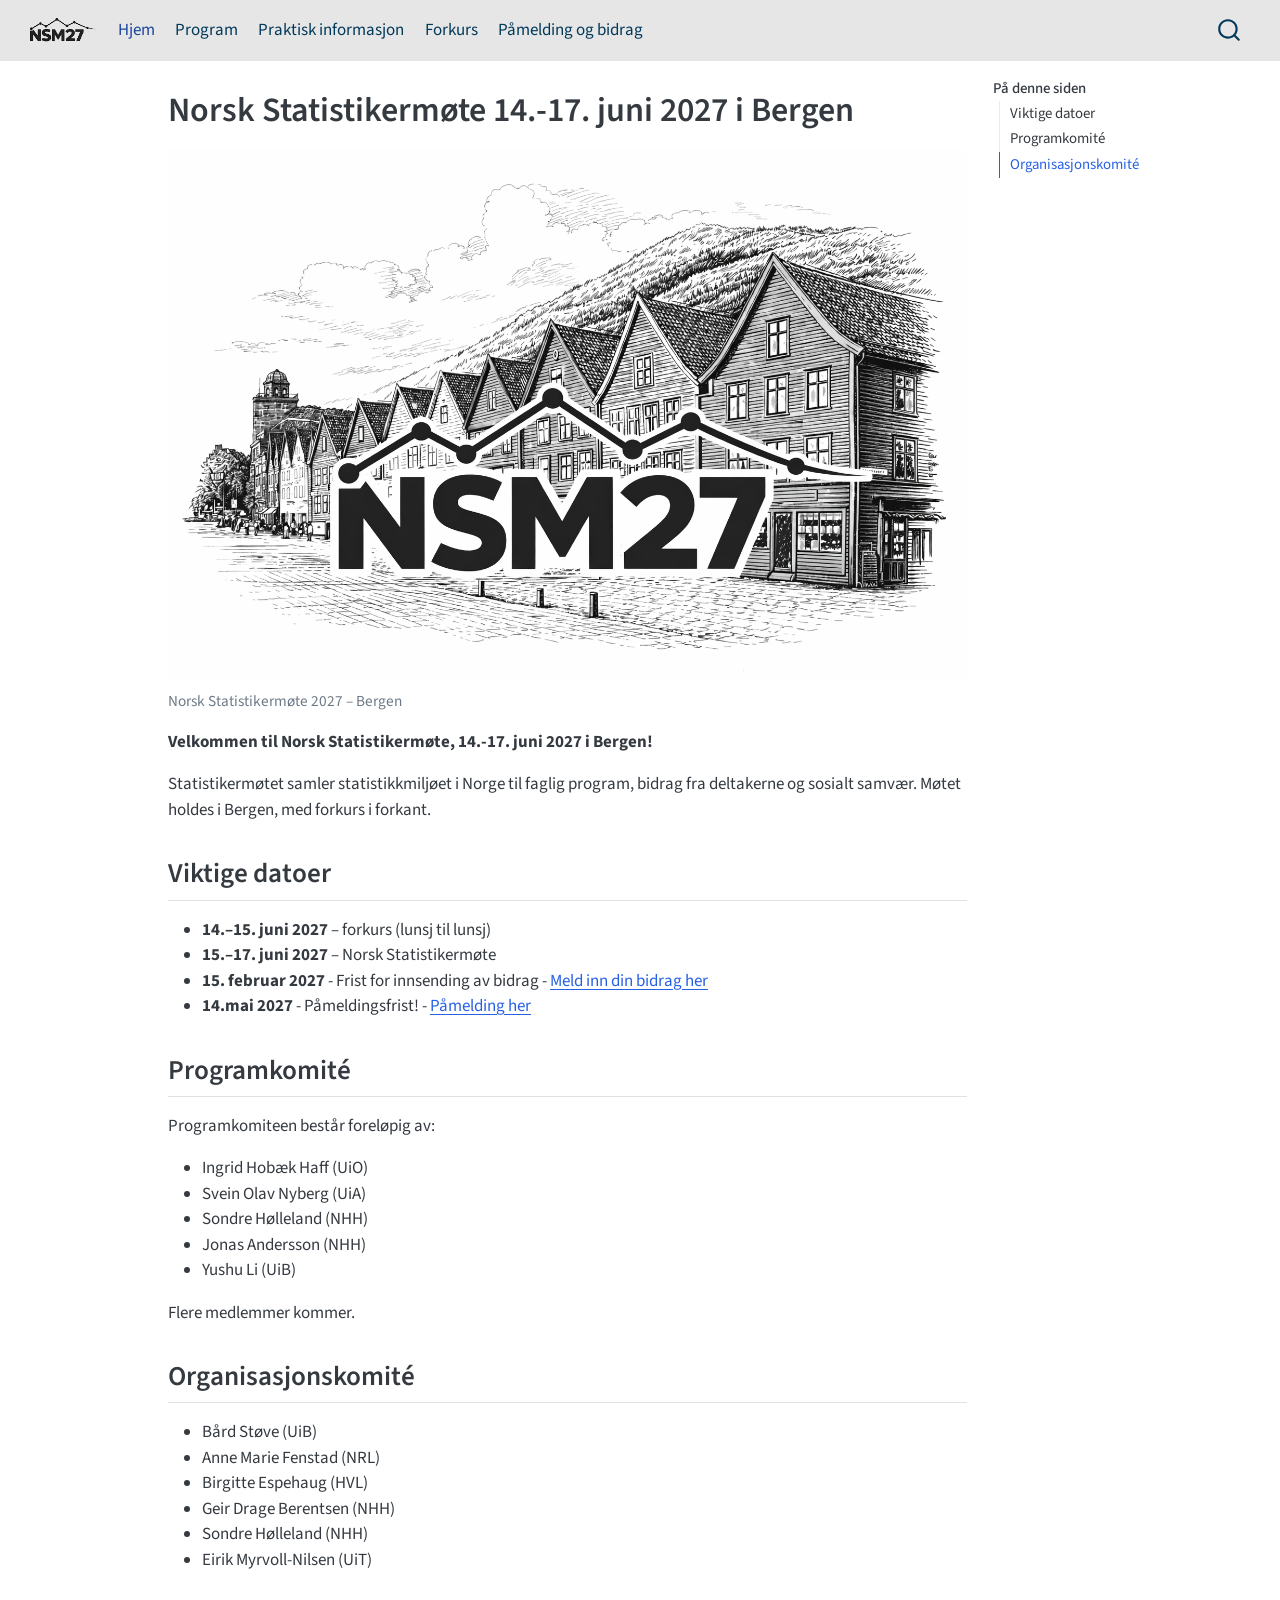
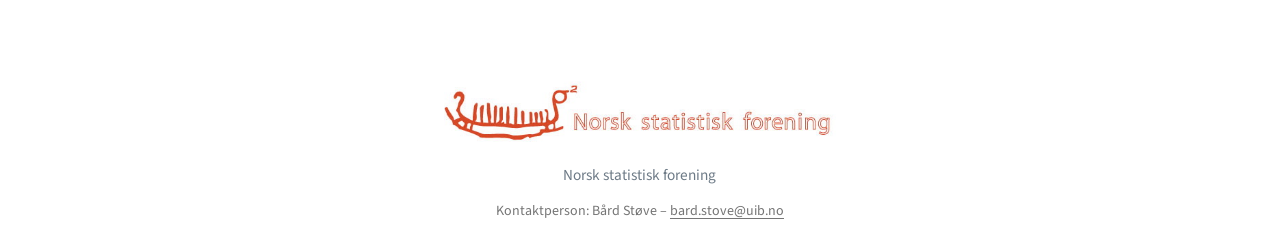
<file: docs 2/index.html>
<!DOCTYPE html>
<html xmlns="http://www.w3.org/1999/xhtml" lang="nb" xml:lang="nb"><head>

<meta charset="utf-8">
<meta name="generator" content="quarto-1.11.9">

<meta name="viewport" content="width=device-width, initial-scale=1.0, user-scalable=yes">


<title>Norsk Statistikermøte 14.-17. juni 2027 i Bergen – NSM27</title>
<style>
/* Default styles provided by pandoc.
** See https://pandoc.org/MANUAL.html#variables-for-html for config info.
*/
span.smallcaps{font-variant: small-caps;}
div.columns{display: flex; gap: 1.5em;}
div.column{flex: auto;}
@media screen {
div.columns{gap: min(4vw, 1.5em);}
div.column{overflow-x: auto;}
}
div.hanging-indent{margin-left: 1.5em; text-indent: -1.5em;}
ul.task-list{list-style: none;}
ul.task-list li input[type="checkbox"] {
  width: 0.8em;
  margin: 0 0.8em 0.2em -1em; /* quarto-specific, see https://github.com/quarto-dev/quarto-cli/issues/4556 */ 
  vertical-align: middle;
}
</style>


<script src="site_libs/quarto-nav/quarto-nav.js"></script>
<script src="site_libs/quarto-nav/headroom.min.js"></script>
<script src="site_libs/clipboard/clipboard.min.js"></script>
<script src="site_libs/quarto-search/autocomplete.umd.js"></script>
<script src="site_libs/quarto-search/fuse.min.js"></script>
<script src="site_libs/quarto-search/quarto-search.js"></script>
<meta name="quarto:offset" content="./">
<link href="./images/nsm27.png" rel="icon" type="image/png">
<script src="site_libs/quarto-html/quarto.js" type="module"></script>
<script src="site_libs/quarto-html/tabsets/tabsets.js" type="module"></script>
<script src="site_libs/quarto-html/scrollable-regions/scrollable-regions.js" type="module"></script>
<script src="site_libs/quarto-html/popper.min.js"></script>
<script src="site_libs/quarto-html/tippy.umd.min.js"></script>
<script src="site_libs/quarto-html/anchor.min.js"></script>
<link href="site_libs/quarto-html/tippy.css" rel="stylesheet">
<link href="site_libs/quarto-html/quarto-syntax-highlighting-63b5708e65d6cd79cd7618c58d0c21e7.css" rel="stylesheet" id="quarto-text-highlighting-styles">
<script src="site_libs/bootstrap/bootstrap.min.js"></script>
<link href="site_libs/bootstrap/bootstrap-icons.css" rel="stylesheet">
<link href="site_libs/bootstrap/bootstrap-44c6f05203b3b8b304439d93b7720b73.min.css" rel="stylesheet" append-hash="true" id="quarto-bootstrap" data-mode="light">
<script id="quarto-search-options" type="application/json">{
  "location": "navbar",
  "copy-button": false,
  "collapse-after": 3,
  "panel-placement": "end",
  "type": "overlay",
  "limit": 50,
  "keyboard-shortcut": [
    "f",
    "/",
    "s"
  ],
  "show-item-context": false,
  "language": {
    "search-no-results-text": "Ingen resultater",
    "search-matching-documents-text": "Samsvarende dokumenter",
    "search-copy-link-title": "Kopier link for å søke",
    "search-hide-matches-text": "Skjul ytterlige resultater",
    "search-more-match-text": "annet resultat i dette dokumentet",
    "search-more-matches-text": "andre resultater i dette dokumentet",
    "search-clear-button-title": "Tøm",
    "search-text-placeholder": "",
    "search-detached-cancel-button-title": "Avbryt",
    "search-submit-button-title": "Send inn",
    "search-label": "Søk"
  }
}</script>


</head>

<body class="nav-fixed quarto-light"><a id="quarto-skip-link" class="visually-hidden-focusable" href="#quarto-document-content">Skip to main content</a>

<div id="quarto-search-results"></div>
  <header id="quarto-header" class="headroom fixed-top">
    <nav class="navbar navbar-expand-lg " data-bs-theme="dark" aria-label="Nettsted">
      <div class="navbar-container container-fluid">
      <div class="navbar-brand-container mx-auto">
    <a href="./index.html" class="navbar-brand navbar-brand-logo">
    <img src="./images/nsm27.png" alt="" class="navbar-logo light-content">
    <img src="./images/nsm27.png" alt="" class="navbar-logo dark-content">
    </a>
  </div>
          <button class="navbar-toggler" type="button" data-bs-toggle="collapse" data-bs-target="#navbarCollapse" aria-controls="navbarCollapse" aria-expanded="false" aria-label="Slå på navigering" onclick="if (window.quartoToggleHeadroom) { window.quartoToggleHeadroom(); }">
  <span class="navbar-toggler-icon"></span>
</button>
          <div class="collapse navbar-collapse" id="navbarCollapse">
            <ul class="navbar-nav navbar-nav-scroll me-auto">
  <li class="nav-item">
    <a class="nav-link active" href="./index.html" aria-current="page"> 
<span class="menu-text">Hjem</span></a>
  </li>  
  <li class="nav-item">
    <a class="nav-link" href="./program.html"> 
<span class="menu-text">Program</span></a>
  </li>  
  <li class="nav-item">
    <a class="nav-link" href="./praktisk_info.html"> 
<span class="menu-text">Praktisk informasjon</span></a>
  </li>  
  <li class="nav-item">
    <a class="nav-link" href="./forkurs.html"> 
<span class="menu-text">Forkurs</span></a>
  </li>  
  <li class="nav-item">
    <a class="nav-link" href="./paamelding.html"> 
<span class="menu-text">Påmelding og bidrag</span></a>
  </li>  
</ul>
          </div> <!-- /navcollapse -->
            <div class="quarto-navbar-tools">
</div>
            <div id="quarto-search" class="" title="Søk"></div>
      </div> <!-- /container-fluid -->
    </nav>
</header>
<!-- content -->
<div id="quarto-content" class="quarto-container page-columns page-rows-contents page-layout-article page-navbar">
<!-- sidebar -->
<!-- margin-sidebar -->
    <div id="quarto-margin-sidebar" class="sidebar margin-sidebar">
        <nav id="TOC" role="doc-toc" aria-labelledby="toc-title" class="toc-active">
    <h2 id="toc-title">På denne siden</h2>
   
  <ul>
  <li><a href="#viktige-datoer" id="toc-viktige-datoer" class="nav-link active" data-scroll-target="#viktige-datoer">Viktige datoer</a></li>
  <li><a href="#programkomité" id="toc-programkomité" class="nav-link" data-scroll-target="#programkomité">Programkomité</a></li>
  <li><a href="#organisasjonskomité" id="toc-organisasjonskomité" class="nav-link" data-scroll-target="#organisasjonskomité">Organisasjonskomité</a></li>
  </ul>
</nav>
    </div>
<!-- main -->
<main class="content" id="quarto-document-content" tabindex="-1">

<header id="title-block-header" class="quarto-title-block default">
<div class="quarto-title">
<h1 class="title">Norsk Statistikermøte 14.-17. juni 2027 i Bergen</h1>
</div>



<div class="quarto-title-meta">

    
  
    
  </div>
  


</header>


<div class="quarto-figure quarto-figure-center">
<figure class="figure">
<p><img src="images/nsm27_gray.png" class="img-fluid figure-img" style="width:100.0%"></p>
<figcaption>Norsk Statistikermøte 2027 – Bergen</figcaption>
</figure>
</div>
<p><strong>Velkommen til Norsk Statistikermøte, 14.-17. juni 2027 i Bergen!</strong></p>
<p>Statistikermøtet samler statistikkmiljøet i Norge til faglig program, bidrag fra deltakerne og sosialt samvær. Møtet holdes i Bergen, med forkurs i forkant.</p>
<section id="viktige-datoer" class="level2">
<h2 class="anchored" data-anchor-id="viktige-datoer">Viktige datoer</h2>
<ul>
<li><strong>14.–15. juni 2027</strong> – forkurs (lunsj til lunsj)</li>
<li><strong>15.–17. juni 2027</strong> – Norsk Statistikermøte</li>
<li><strong>15. februar 2027</strong> - Frist for innsending av bidrag - <a href="https://holleland.github.io/NSM27/paamelding.html#abstract-og-bidrag">Meld inn din bidrag her</a></li>
<li><strong>14.mai 2027</strong> - Påmeldingsfrist! - <a href="https://holleland.github.io/NSM27/paamelding.html#påmelding">Påmelding her</a></li>
</ul>
</section>
<section id="programkomité" class="level2">
<h2 class="anchored" data-anchor-id="programkomité">Programkomité</h2>
<p>Programkomiteen består foreløpig av:</p>
<ul>
<li>Ingrid Hobæk Haff (UiO)</li>
<li>Svein Olav Nyberg (UiA)</li>
<li>Sondre Hølleland (NHH)</li>
<li>Jonas Andersson (NHH)</li>
<li>Yushu Li (UiB)</li>
</ul>
<p>Flere medlemmer kommer.</p>
</section>
<section id="organisasjonskomité" class="level2">
<h2 class="anchored" data-anchor-id="organisasjonskomité">Organisasjonskomité</h2>
<ul>
<li>Bård Støve (UiB)</li>
<li>Anne Marie Fenstad (NRL)</li>
<li>Birgitte Espehaug (HVL)</li>
<li>Geir Drage Berentsen (NHH)</li>
<li>Sondre Hølleland (NHH)</li>
<li>Eirik Myrvoll-Nilsen (UiT)</li>
</ul>


</section>

</main> <!-- /main -->
<script id="quarto-html-after-body" type="application/javascript">
  window.document.addEventListener("DOMContentLoaded", function (event) {
    const icon = "";
    const anchorJS = new window.AnchorJS();
    anchorJS.options = {
      placement: 'right',
      icon: icon
    };
    anchorJS.add('.anchored');
    const isCodeAnnotation = (el) => {
      for (const clz of el.classList) {
        if (clz.startsWith('code-annotation-')) {                     
          return true;
        }
      }
      return false;
    }
    const onCopySuccess = function(e) {
      // button target
      const button = e.trigger;
      // don't keep focus
      button.blur();
      // flash "checked"
      button.classList.add('code-copy-button-checked');
      var currentTitle = button.getAttribute("title");
      button.setAttribute("title", "Kopiert!");
      let tooltip;
      if (window.bootstrap) {
        button.setAttribute("data-bs-toggle", "tooltip");
        button.setAttribute("data-bs-placement", "left");
        button.setAttribute("data-bs-title", "Kopiert!");
        tooltip = new bootstrap.Tooltip(button, 
          { trigger: "manual", 
            customClass: "code-copy-button-tooltip",
            offset: [0, -8]});
        tooltip.show();    
      }
      setTimeout(function() {
        if (tooltip) {
          tooltip.hide();
          button.removeAttribute("data-bs-title");
          button.removeAttribute("data-bs-toggle");
          button.removeAttribute("data-bs-placement");
        }
        button.setAttribute("title", currentTitle);
        button.classList.remove('code-copy-button-checked');
      }, 1000);
      // clear code selection
      e.clearSelection();
    }
    const getTextToCopy = function(trigger) {
      const outerScaffold = trigger.parentElement.cloneNode(true);
      const codeEl = outerScaffold.querySelector('code');
      for (const childEl of codeEl.children) {
        if (isCodeAnnotation(childEl)) {
          childEl.remove();
        }
      }
      return codeEl.innerText;
    }
    const clipboard = new window.ClipboardJS('.code-copy-button:not([data-in-quarto-modal])', {
      text: getTextToCopy
    });
    clipboard.on('success', onCopySuccess);
    if (window.document.getElementById('quarto-embedded-source-code-modal')) {
      const clipboardModal = new window.ClipboardJS('.code-copy-button[data-in-quarto-modal]', {
        text: getTextToCopy,
        container: window.document.getElementById('quarto-embedded-source-code-modal')
      });
      clipboardModal.on('success', onCopySuccess);
    }
      var localhostRegex = new RegExp(/^(?:http|https):\/\/localhost\:?[0-9]*\//);
      var mailtoRegex = new RegExp(/^mailto:/);
        var filterRegex = new RegExp('/' + window.location.host + '/');
      var isInternal = (href) => {
          return filterRegex.test(href) || localhostRegex.test(href) || mailtoRegex.test(href);
      }
      // Inspect non-navigation links and adorn them if external
      window.quartoDecorateExternalLinks = function (root) {
     var links = (root || window.document).querySelectorAll('a[href]:not(.nav-link):not(.navbar-brand):not(.toc-action):not(.sidebar-link):not(.sidebar-item-toggle):not(.pagination-link):not(.no-external):not([aria-hidden]):not(.dropdown-item):not(.quarto-navigation-tool):not(.about-link)');
      for (var i=0; i<links.length; i++) {
        const link = links[i];
        if (!isInternal(link.href)) {
          // undo the damage that might have been done by quarto-nav.js in the case of
          // links that we want to consider external
          if (link.dataset.originalHref !== undefined) {
            link.href = link.dataset.originalHref;
          }
          if (!link.classList.contains('no-external-icon')) {
          }
        }
      }
      };
      window.quartoDecorateExternalLinks(window.document);
    // Esc closes the popup (WCAG 1.4.13) and focus leaving both trigger and
    // popup closes it (WCAG 2.4.11); tippy handles neither for interactive popups.
    const hideOnEscAndFocusOut = {
      name: 'hideOnEscAndFocusOut',
      defaultValue: true,
      fn(instance) {
        const dismiss = () => {
          // A show scheduled by the trigger delay would otherwise reopen it
          instance.clearDelayTimeouts();
          instance.hide();
        };
        const onKeyDown = (event) => {
          if (event.key !== 'Escape') {
            return;
          }
          // Keep Esc from also reaching page handlers (e.g. reveal.js overview),
          // except an open reveal.js slide menu, which Esc should close too.
          // The menu handles keys only when its keyboard option is on.
          const menuHandlesEsc = window.Reveal?.getPlugin?.('menu')?.isOpen() &&
            window.Reveal.getConfig().menu?.keyboard !== false;
          if (!menuHandlesEsc) {
            event.stopPropagation();
          }
          if (instance.popper.contains(window.document.activeElement)) {
            // Disabled while refocusing so the focus trigger does not reopen it
            instance.disable();
            instance.reference.focus();
            instance.enable();
          }
          dismiss();
        };
        const onFocusOut = (event) => {
          const target = event.relatedTarget;
          if (target && !instance.reference.contains(target) &&
              !instance.popper.contains(target)) {
            dismiss();
          }
        };
        // On the trigger too: a click trigger (code-annotations: select) has no
        // blur handling. Attached for the instance's lifetime so leaving the
        // trigger also cancels a show still pending on the trigger delay.
        instance.reference.addEventListener('focusout', onFocusOut);
        return {
          onShow() {
            window.document.addEventListener('keydown', onKeyDown, true);
            instance.popper.addEventListener('focusout', onFocusOut);
          },
          onHide() {
            window.document.removeEventListener('keydown', onKeyDown, true);
            instance.popper.removeEventListener('focusout', onFocusOut);
          },
          onDestroy() {
            instance.reference.removeEventListener('focusout', onFocusOut);
          },
        };
      },
    };
    function tippyHover(el, contentFn, onTriggerFn, onUntriggerFn) {
      const config = {
        allowHTML: true,
        maxWidth: 500,
        delay: 100,
        arrow: false,
        appendTo: function(el) {
            return el.parentElement;
        },
        interactive: true,
        interactiveBorder: 10,
        theme: 'quarto',
        placement: 'bottom-start',
        plugins: [hideOnEscAndFocusOut],
      };
      if (contentFn) {
        config.content = contentFn;
      }
      if (onTriggerFn) {
        config.onTrigger = onTriggerFn;
      }
      if (onUntriggerFn) {
        config.onUntrigger = onUntriggerFn;
      }
      window.tippy(el, config); 
    }
    const noterefs = window.document.querySelectorAll('a[role="doc-noteref"]');
    for (var i=0; i<noterefs.length; i++) {
      const ref = noterefs[i];
      tippyHover(ref, function() {
        // use id or data attribute instead here
        let href = ref.getAttribute('data-footnote-href') || ref.getAttribute('href');
        try { href = new URL(href).hash; } catch {}
        const id = href.replace(/^#\/?/, "");
        const note = window.document.getElementById(id);
        if (note) {
          return note.innerHTML;
        } else {
          return "";
        }
      });
    }
    const xrefs = window.document.querySelectorAll('a.quarto-xref');
    const processXRef = (id, note) => {
      // Strip column container classes
      const stripColumnClz = (el) => {
        el.classList.remove("page-full", "page-columns");
        if (el.children) {
          for (const child of el.children) {
            stripColumnClz(child);
          }
        }
      }
      stripColumnClz(note)
      if (id === null || id.startsWith('sec-')) {
        // Special case sections, only their first couple elements
        const container = document.createElement("div");
        if (note.children && note.children.length > 2) {
          container.appendChild(note.children[0].cloneNode(true));
          for (let i = 1; i < note.children.length; i++) {
            const child = note.children[i];
            if (child.tagName === "P" && child.innerText === "") {
              continue;
            } else {
              container.appendChild(child.cloneNode(true));
              break;
            }
          }
          if (window.Quarto?.typesetMath) {
            window.Quarto.typesetMath(container);
          }
          return container.innerHTML
        } else {
          if (window.Quarto?.typesetMath) {
            window.Quarto.typesetMath(note);
          }
          return note.innerHTML;
        }
      } else {
        // Remove any anchor links if they are present
        const anchorLink = note.querySelector('a.anchorjs-link');
        if (anchorLink) {
          anchorLink.remove();
        }
        if (window.Quarto?.typesetMath) {
          window.Quarto.typesetMath(note);
        }
        if (note.classList.contains("callout")) {
          return note.outerHTML;
        } else {
          return note.innerHTML;
        }
      }
    }
    for (var i=0; i<xrefs.length; i++) {
      const xref = xrefs[i];
      tippyHover(xref, undefined, function(instance) {
        instance.disable();
        let url = xref.getAttribute('href');
        let hash = undefined; 
        if (url.startsWith('#')) {
          hash = url;
        } else {
          try { hash = new URL(url).hash; } catch {}
        }
        if (hash) {
          const id = hash.replace(/^#\/?/, "");
          const note = window.document.getElementById(id);
          if (note !== null) {
            try {
              const html = processXRef(id, note.cloneNode(true));
              instance.setContent(html);
            } finally {
              instance.enable();
              instance.show();
            }
          } else {
            // See if we can fetch this
            fetch(url.split('#')[0])
            .then(res => res.text())
            .then(html => {
              const parser = new DOMParser();
              const htmlDoc = parser.parseFromString(html, "text/html");
              const note = htmlDoc.getElementById(id);
              if (note !== null) {
                const html = processXRef(id, note);
                instance.setContent(html);
              } 
            }).finally(() => {
              instance.enable();
              instance.show();
            });
          }
        } else {
          // See if we can fetch a full url (with no hash to target)
          // This is a special case and we should probably do some content thinning / targeting
          fetch(url)
          .then(res => res.text())
          .then(html => {
            const parser = new DOMParser();
            const htmlDoc = parser.parseFromString(html, "text/html");
            const note = htmlDoc.querySelector('main.content');
            if (note !== null) {
              // This should only happen for chapter cross references
              // (since there is no id in the URL)
              // remove the first header
              if (note.children.length > 0 && note.children[0].tagName === "HEADER") {
                note.children[0].remove();
              }
              const html = processXRef(null, note);
              instance.setContent(html);
            } 
          }).finally(() => {
            instance.enable();
            instance.show();
          });
        }
      }, function(instance) {
      });
    }
        let selectedAnnoteEl;
        const selectorForAnnotation = ( cell, annotation) => {
          let cellAttr = 'data-code-cell="' + cell + '"';
          let lineAttr = 'data-code-annotation="' +  annotation + '"';
          const selector = 'span[' + cellAttr + '][' + lineAttr + ']';
          return selector;
        }
        const selectCodeLines = (annoteEl) => {
          const doc = window.document;
          const targetCell = annoteEl.getAttribute("data-target-cell");
          const targetAnnotation = annoteEl.getAttribute("data-target-annotation");
          const annoteSpan = window.document.querySelector(selectorForAnnotation(targetCell, targetAnnotation));
          const lines = annoteSpan.getAttribute("data-code-lines").split(",");
          const lineIds = lines.map((line) => {
            return targetCell + "-" + line;
          })
          // Each band is positioned against its own containing block, which is
          // not the offsetParent of the lines, so place it from client rects.
          const placeBand = (band, firstEl, lastEl, codeBlock) => {
            const container = band.offsetParent;
            if (container === null) {
              return;
            }
            const containerRect = container.getBoundingClientRect();
            // Reveal.js scales slides with a transform, so convert client
            // pixels back to the CSS pixels of the container.
            const scale = containerRect.height / container.offsetHeight || 1;
            const firstRect = firstEl.getBoundingClientRect();
            const lastRect = lastEl.getBoundingClientRect();
            const top = (firstRect.top - containerRect.top) / scale - container.clientTop + container.scrollTop;
            const height = (lastRect.bottom - firstRect.top) / scale;
            band.style.top = top - 2 + "px";
            band.style.height = height + 4 + "px";
            if (codeBlock) {
              // Without the copy button wrapper, the containing block is wider
              // than the code block, so span the code block explicitly.
              const blockRect = codeBlock.getBoundingClientRect();
              band.style.left = (blockRect.left - containerRect.left) / scale - container.clientLeft + container.scrollLeft + "px";
              band.style.width = blockRect.width / scale + "px";
            }
          };
          if (lineIds.length > 0) {
            const el = window.document.getElementById(lineIds[0]);
            const lastEl = window.document.getElementById(lineIds[lineIds.length - 1]);
            const parent = el.parentElement.parentElement;
            // cook up a div (if necessary) and position it
            let div = window.document.getElementById("code-annotation-line-highlight");
            if (div === null) {
              div = window.document.createElement("div");
              div.setAttribute("id", "code-annotation-line-highlight");
              div.style.position = 'absolute';
              parent.appendChild(div);
            }
            placeBand(div, el, lastEl, parent.closest("div.sourceCode") || parent);
            let gutterDiv = window.document.getElementById("code-annotation-line-highlight-gutter");
            if (gutterDiv === null) {
              gutterDiv = window.document.createElement("div");
              gutterDiv.setAttribute("id", "code-annotation-line-highlight-gutter");
              gutterDiv.style.position = 'absolute';
              const codeCell = window.document.getElementById(targetCell);
              const gutter = codeCell.querySelector('.code-annotation-gutter');
              gutter.appendChild(gutterDiv);
            }
            placeBand(gutterDiv, el, lastEl);
            selectedAnnoteEl = annoteEl;
          }
        };
        const unselectCodeLines = () => {
          const elementsIds = ["code-annotation-line-highlight", "code-annotation-line-highlight-gutter"];
          elementsIds.forEach((elId) => {
            const div = window.document.getElementById(elId);
            if (div) {
              div.remove();
            }
          });
          selectedAnnoteEl = undefined;
        };
          // Handle positioning of the toggle
      window.addEventListener(
        "resize",
        throttle(() => {
          elRect = undefined;
          if (selectedAnnoteEl) {
            selectCodeLines(selectedAnnoteEl);
          }
        }, 10)
      );
      function throttle(fn, ms) {
      let throttle = false;
      let timer;
        return (...args) => {
          if(!throttle) { // first call gets through
              fn.apply(this, args);
              throttle = true;
          } else { // all the others get throttled
              if(timer) clearTimeout(timer); // cancel #2
              timer = setTimeout(() => {
                fn.apply(this, args);
                timer = throttle = false;
              }, ms);
          }
        };
      }
        // Attach click handler to the DT
        const annoteDls = window.document.querySelectorAll('dt[data-target-cell]');
        for (const annoteDlNode of annoteDls) {
          annoteDlNode.addEventListener('click', (event) => {
            const clickedEl = event.target;
            if (clickedEl !== selectedAnnoteEl) {
              unselectCodeLines();
              const activeEl = window.document.querySelector('dt[data-target-cell].code-annotation-active');
              if (activeEl) {
                activeEl.classList.remove('code-annotation-active');
              }
              selectCodeLines(clickedEl);
              clickedEl.classList.add('code-annotation-active');
            } else {
              // Unselect the line
              unselectCodeLines();
              clickedEl.classList.remove('code-annotation-active');
            }
          });
        }
    const findCites = (el) => {
      const parentEl = el.parentElement;
      if (parentEl) {
        const cites = parentEl.dataset.cites;
        if (cites) {
          return {
            el,
            cites: cites.split(' ')
          };
        } else {
          return findCites(el.parentElement)
        }
      } else {
        return undefined;
      }
    };
    var bibliorefs = window.document.querySelectorAll('a[role="doc-biblioref"]');
    for (var i=0; i<bibliorefs.length; i++) {
      const ref = bibliorefs[i];
      const citeInfo = findCites(ref);
      if (citeInfo) {
        tippyHover(citeInfo.el, function() {
          var popup = window.document.createElement('div');
          citeInfo.cites.forEach(function(cite) {
            var citeDiv = window.document.createElement('div');
            citeDiv.classList.add('hanging-indent');
            citeDiv.classList.add('csl-entry');
            var biblioDiv = window.document.getElementById('ref-' + cite);
            if (biblioDiv) {
              citeDiv.innerHTML = biblioDiv.innerHTML;
            }
            popup.appendChild(citeDiv);
          });
          return popup.innerHTML;
        });
      }
    }
  });
  </script>
  <script type="application/javascript">
  window.quartoScrollableRegionsLabels = {"code":"Rullbar kode","output":"Rullbare utdata"};
  </script>
</div> <!-- /content -->
<footer class="footer">
  <div class="nav-footer">
    <div class="nav-footer-left">
      &nbsp;
    </div>   
    <div class="nav-footer-center">
<div class="quarto-figure quarto-figure-center">
<figure class="figure">
<p><img src="images/nsf_logo.png" height="80" class="figure-img"></p>
<figcaption>Norsk statistisk forening</figcaption>
</figure>
</div>
<p>Kontaktperson: Bård Støve – <a href="mailto:bard.stove@uib.no">bard.stove@uib.no</a></p>
</div>
    <div class="nav-footer-right">
      &nbsp;
    </div>
  </div>
</footer>




</body></html>
</file>
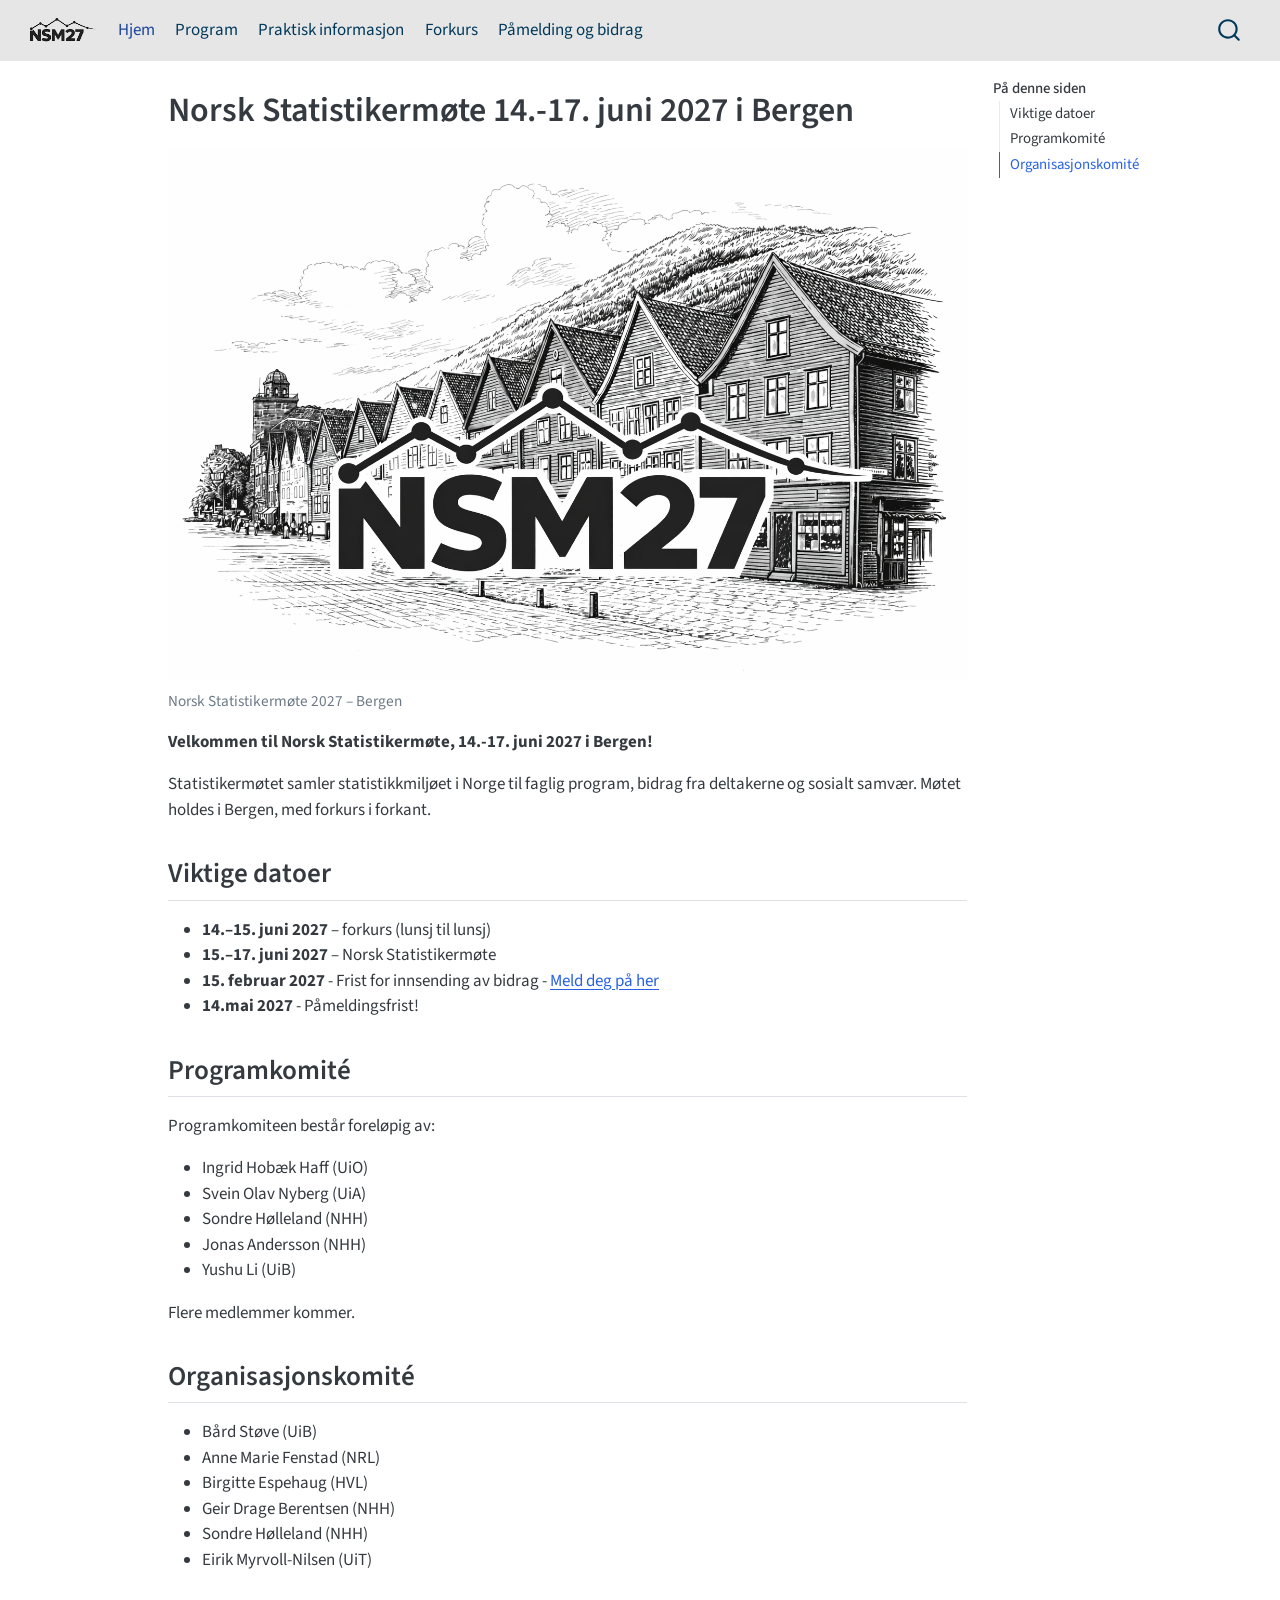
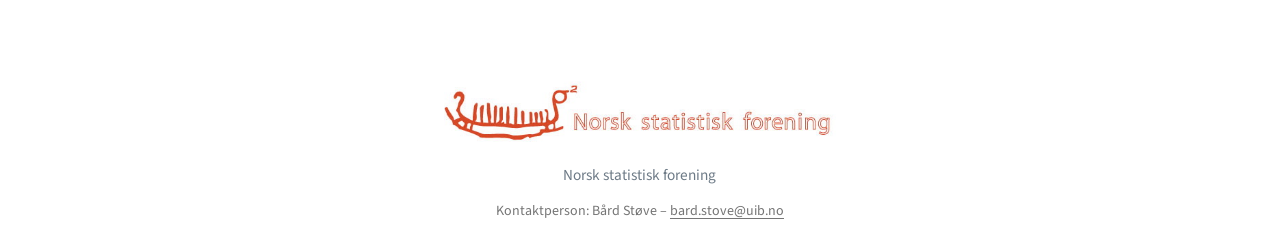
<file: docs/index.html>
<!DOCTYPE html>
<html xmlns="http://www.w3.org/1999/xhtml" lang="nb" xml:lang="nb"><head>

<meta charset="utf-8">
<meta name="generator" content="quarto-1.11.9">

<meta name="viewport" content="width=device-width, initial-scale=1.0, user-scalable=yes">


<title>Norsk Statistikermøte 14.-17. juni 2027 i Bergen – NSM27</title>
<style>
/* Default styles provided by pandoc.
** See https://pandoc.org/MANUAL.html#variables-for-html for config info.
*/
span.smallcaps{font-variant: small-caps;}
div.columns{display: flex; gap: 1.5em;}
div.column{flex: auto;}
@media screen {
div.columns{gap: min(4vw, 1.5em);}
div.column{overflow-x: auto;}
}
div.hanging-indent{margin-left: 1.5em; text-indent: -1.5em;}
ul.task-list{list-style: none;}
ul.task-list li input[type="checkbox"] {
  width: 0.8em;
  margin: 0 0.8em 0.2em -1em; /* quarto-specific, see https://github.com/quarto-dev/quarto-cli/issues/4556 */ 
  vertical-align: middle;
}
</style>


<script src="site_libs/quarto-nav/quarto-nav.js"></script>
<script src="site_libs/quarto-nav/headroom.min.js"></script>
<script src="site_libs/clipboard/clipboard.min.js"></script>
<script src="site_libs/quarto-search/autocomplete.umd.js"></script>
<script src="site_libs/quarto-search/fuse.min.js"></script>
<script src="site_libs/quarto-search/quarto-search.js"></script>
<meta name="quarto:offset" content="./">
<link href="./images/nsm27.png" rel="icon" type="image/png">
<script src="site_libs/quarto-html/quarto.js" type="module"></script>
<script src="site_libs/quarto-html/tabsets/tabsets.js" type="module"></script>
<script src="site_libs/quarto-html/scrollable-regions/scrollable-regions.js" type="module"></script>
<script src="site_libs/quarto-html/popper.min.js"></script>
<script src="site_libs/quarto-html/tippy.umd.min.js"></script>
<script src="site_libs/quarto-html/anchor.min.js"></script>
<link href="site_libs/quarto-html/tippy.css" rel="stylesheet">
<link href="site_libs/quarto-html/quarto-syntax-highlighting-63b5708e65d6cd79cd7618c58d0c21e7.css" rel="stylesheet" id="quarto-text-highlighting-styles">
<script src="site_libs/bootstrap/bootstrap.min.js"></script>
<link href="site_libs/bootstrap/bootstrap-icons.css" rel="stylesheet">
<link href="site_libs/bootstrap/bootstrap-44c6f05203b3b8b304439d93b7720b73.min.css" rel="stylesheet" append-hash="true" id="quarto-bootstrap" data-mode="light">
<script id="quarto-search-options" type="application/json">{
  "location": "navbar",
  "copy-button": false,
  "collapse-after": 3,
  "panel-placement": "end",
  "type": "overlay",
  "limit": 50,
  "keyboard-shortcut": [
    "f",
    "/",
    "s"
  ],
  "show-item-context": false,
  "language": {
    "search-no-results-text": "Ingen resultater",
    "search-matching-documents-text": "Samsvarende dokumenter",
    "search-copy-link-title": "Kopier link for å søke",
    "search-hide-matches-text": "Skjul ytterlige resultater",
    "search-more-match-text": "annet resultat i dette dokumentet",
    "search-more-matches-text": "andre resultater i dette dokumentet",
    "search-clear-button-title": "Tøm",
    "search-text-placeholder": "",
    "search-detached-cancel-button-title": "Avbryt",
    "search-submit-button-title": "Send inn",
    "search-label": "Søk"
  }
}</script>


</head>

<body class="nav-fixed quarto-light"><a id="quarto-skip-link" class="visually-hidden-focusable" href="#quarto-document-content">Skip to main content</a>

<div id="quarto-search-results"></div>
  <header id="quarto-header" class="headroom fixed-top">
    <nav class="navbar navbar-expand-lg " data-bs-theme="dark" aria-label="Nettsted">
      <div class="navbar-container container-fluid">
      <div class="navbar-brand-container mx-auto">
    <a href="./index.html" class="navbar-brand navbar-brand-logo">
    <img src="./images/nsm27.png" alt="" class="navbar-logo light-content">
    <img src="./images/nsm27.png" alt="" class="navbar-logo dark-content">
    </a>
  </div>
          <button class="navbar-toggler" type="button" data-bs-toggle="collapse" data-bs-target="#navbarCollapse" aria-controls="navbarCollapse" aria-expanded="false" aria-label="Slå på navigering" onclick="if (window.quartoToggleHeadroom) { window.quartoToggleHeadroom(); }">
  <span class="navbar-toggler-icon"></span>
</button>
          <div class="collapse navbar-collapse" id="navbarCollapse">
            <ul class="navbar-nav navbar-nav-scroll me-auto">
  <li class="nav-item">
    <a class="nav-link active" href="./index.html" aria-current="page"> 
<span class="menu-text">Hjem</span></a>
  </li>  
  <li class="nav-item">
    <a class="nav-link" href="./program.html"> 
<span class="menu-text">Program</span></a>
  </li>  
  <li class="nav-item">
    <a class="nav-link" href="./praktisk_info.html"> 
<span class="menu-text">Praktisk informasjon</span></a>
  </li>  
  <li class="nav-item">
    <a class="nav-link" href="./forkurs.html"> 
<span class="menu-text">Forkurs</span></a>
  </li>  
  <li class="nav-item">
    <a class="nav-link" href="./paamelding.html"> 
<span class="menu-text">Påmelding og bidrag</span></a>
  </li>  
</ul>
          </div> <!-- /navcollapse -->
            <div class="quarto-navbar-tools">
</div>
            <div id="quarto-search" class="" title="Søk"></div>
      </div> <!-- /container-fluid -->
    </nav>
</header>
<!-- content -->
<div id="quarto-content" class="quarto-container page-columns page-rows-contents page-layout-article page-navbar">
<!-- sidebar -->
<!-- margin-sidebar -->
    <div id="quarto-margin-sidebar" class="sidebar margin-sidebar">
        <nav id="TOC" role="doc-toc" aria-labelledby="toc-title" class="toc-active">
    <h2 id="toc-title">På denne siden</h2>
   
  <ul>
  <li><a href="#viktige-datoer" id="toc-viktige-datoer" class="nav-link active" data-scroll-target="#viktige-datoer">Viktige datoer</a></li>
  <li><a href="#programkomité" id="toc-programkomité" class="nav-link" data-scroll-target="#programkomité">Programkomité</a></li>
  <li><a href="#organisasjonskomité" id="toc-organisasjonskomité" class="nav-link" data-scroll-target="#organisasjonskomité">Organisasjonskomité</a></li>
  </ul>
</nav>
    </div>
<!-- main -->
<main class="content" id="quarto-document-content" tabindex="-1">

<header id="title-block-header" class="quarto-title-block default">
<div class="quarto-title">
<h1 class="title">Norsk Statistikermøte 14.-17. juni 2027 i Bergen</h1>
</div>



<div class="quarto-title-meta">

    
  
    
  </div>
  


</header>


<div class="quarto-figure quarto-figure-center">
<figure class="figure">
<p><img src="images/nsm27_gray.png" class="img-fluid figure-img" style="width:100.0%"></p>
<figcaption>Norsk Statistikermøte 2027 – Bergen</figcaption>
</figure>
</div>
<p><strong>Velkommen til Norsk Statistikermøte, 14.-17. juni 2027 i Bergen!</strong></p>
<p>Statistikermøtet samler statistikkmiljøet i Norge til faglig program, bidrag fra deltakerne og sosialt samvær. Møtet holdes i Bergen, med forkurs i forkant.</p>
<section id="viktige-datoer" class="level2">
<h2 class="anchored" data-anchor-id="viktige-datoer">Viktige datoer</h2>
<ul>
<li><strong>14.–15. juni 2027</strong> – forkurs (lunsj til lunsj)</li>
<li><strong>15.–17. juni 2027</strong> – Norsk Statistikermøte</li>
<li><strong>15. februar 2027</strong> - Frist for innsending av bidrag - <a href="https://holleland.github.io/NSM27/paamelding.html">Meld deg på her</a></li>
<li><strong>14.mai 2027</strong> - Påmeldingsfrist!</li>
</ul>
</section>
<section id="programkomité" class="level2">
<h2 class="anchored" data-anchor-id="programkomité">Programkomité</h2>
<p>Programkomiteen består foreløpig av:</p>
<ul>
<li>Ingrid Hobæk Haff (UiO)</li>
<li>Svein Olav Nyberg (UiA)</li>
<li>Sondre Hølleland (NHH)</li>
<li>Jonas Andersson (NHH)</li>
<li>Yushu Li (UiB)</li>
</ul>
<p>Flere medlemmer kommer.</p>
</section>
<section id="organisasjonskomité" class="level2">
<h2 class="anchored" data-anchor-id="organisasjonskomité">Organisasjonskomité</h2>
<ul>
<li>Bård Støve (UiB)</li>
<li>Anne Marie Fenstad (NRL)</li>
<li>Birgitte Espehaug (HVL)</li>
<li>Geir Drage Berentsen (NHH)</li>
<li>Sondre Hølleland (NHH)</li>
<li>Eirik Myrvoll-Nilsen (UiT)</li>
</ul>


</section>

</main> <!-- /main -->
<script id="quarto-html-after-body" type="application/javascript">
  window.document.addEventListener("DOMContentLoaded", function (event) {
    const icon = "";
    const anchorJS = new window.AnchorJS();
    anchorJS.options = {
      placement: 'right',
      icon: icon
    };
    anchorJS.add('.anchored');
    const isCodeAnnotation = (el) => {
      for (const clz of el.classList) {
        if (clz.startsWith('code-annotation-')) {                     
          return true;
        }
      }
      return false;
    }
    const onCopySuccess = function(e) {
      // button target
      const button = e.trigger;
      // don't keep focus
      button.blur();
      // flash "checked"
      button.classList.add('code-copy-button-checked');
      var currentTitle = button.getAttribute("title");
      button.setAttribute("title", "Kopiert!");
      let tooltip;
      if (window.bootstrap) {
        button.setAttribute("data-bs-toggle", "tooltip");
        button.setAttribute("data-bs-placement", "left");
        button.setAttribute("data-bs-title", "Kopiert!");
        tooltip = new bootstrap.Tooltip(button, 
          { trigger: "manual", 
            customClass: "code-copy-button-tooltip",
            offset: [0, -8]});
        tooltip.show();    
      }
      setTimeout(function() {
        if (tooltip) {
          tooltip.hide();
          button.removeAttribute("data-bs-title");
          button.removeAttribute("data-bs-toggle");
          button.removeAttribute("data-bs-placement");
        }
        button.setAttribute("title", currentTitle);
        button.classList.remove('code-copy-button-checked');
      }, 1000);
      // clear code selection
      e.clearSelection();
    }
    const getTextToCopy = function(trigger) {
      const outerScaffold = trigger.parentElement.cloneNode(true);
      const codeEl = outerScaffold.querySelector('code');
      for (const childEl of codeEl.children) {
        if (isCodeAnnotation(childEl)) {
          childEl.remove();
        }
      }
      return codeEl.innerText;
    }
    const clipboard = new window.ClipboardJS('.code-copy-button:not([data-in-quarto-modal])', {
      text: getTextToCopy
    });
    clipboard.on('success', onCopySuccess);
    if (window.document.getElementById('quarto-embedded-source-code-modal')) {
      const clipboardModal = new window.ClipboardJS('.code-copy-button[data-in-quarto-modal]', {
        text: getTextToCopy,
        container: window.document.getElementById('quarto-embedded-source-code-modal')
      });
      clipboardModal.on('success', onCopySuccess);
    }
      var localhostRegex = new RegExp(/^(?:http|https):\/\/localhost\:?[0-9]*\//);
      var mailtoRegex = new RegExp(/^mailto:/);
        var filterRegex = new RegExp('/' + window.location.host + '/');
      var isInternal = (href) => {
          return filterRegex.test(href) || localhostRegex.test(href) || mailtoRegex.test(href);
      }
      // Inspect non-navigation links and adorn them if external
      window.quartoDecorateExternalLinks = function (root) {
     var links = (root || window.document).querySelectorAll('a[href]:not(.nav-link):not(.navbar-brand):not(.toc-action):not(.sidebar-link):not(.sidebar-item-toggle):not(.pagination-link):not(.no-external):not([aria-hidden]):not(.dropdown-item):not(.quarto-navigation-tool):not(.about-link)');
      for (var i=0; i<links.length; i++) {
        const link = links[i];
        if (!isInternal(link.href)) {
          // undo the damage that might have been done by quarto-nav.js in the case of
          // links that we want to consider external
          if (link.dataset.originalHref !== undefined) {
            link.href = link.dataset.originalHref;
          }
          if (!link.classList.contains('no-external-icon')) {
          }
        }
      }
      };
      window.quartoDecorateExternalLinks(window.document);
    // Esc closes the popup (WCAG 1.4.13) and focus leaving both trigger and
    // popup closes it (WCAG 2.4.11); tippy handles neither for interactive popups.
    const hideOnEscAndFocusOut = {
      name: 'hideOnEscAndFocusOut',
      defaultValue: true,
      fn(instance) {
        const dismiss = () => {
          // A show scheduled by the trigger delay would otherwise reopen it
          instance.clearDelayTimeouts();
          instance.hide();
        };
        const onKeyDown = (event) => {
          if (event.key !== 'Escape') {
            return;
          }
          // Keep Esc from also reaching page handlers (e.g. reveal.js overview),
          // except an open reveal.js slide menu, which Esc should close too.
          // The menu handles keys only when its keyboard option is on.
          const menuHandlesEsc = window.Reveal?.getPlugin?.('menu')?.isOpen() &&
            window.Reveal.getConfig().menu?.keyboard !== false;
          if (!menuHandlesEsc) {
            event.stopPropagation();
          }
          if (instance.popper.contains(window.document.activeElement)) {
            // Disabled while refocusing so the focus trigger does not reopen it
            instance.disable();
            instance.reference.focus();
            instance.enable();
          }
          dismiss();
        };
        const onFocusOut = (event) => {
          const target = event.relatedTarget;
          if (target && !instance.reference.contains(target) &&
              !instance.popper.contains(target)) {
            dismiss();
          }
        };
        // On the trigger too: a click trigger (code-annotations: select) has no
        // blur handling. Attached for the instance's lifetime so leaving the
        // trigger also cancels a show still pending on the trigger delay.
        instance.reference.addEventListener('focusout', onFocusOut);
        return {
          onShow() {
            window.document.addEventListener('keydown', onKeyDown, true);
            instance.popper.addEventListener('focusout', onFocusOut);
          },
          onHide() {
            window.document.removeEventListener('keydown', onKeyDown, true);
            instance.popper.removeEventListener('focusout', onFocusOut);
          },
          onDestroy() {
            instance.reference.removeEventListener('focusout', onFocusOut);
          },
        };
      },
    };
    function tippyHover(el, contentFn, onTriggerFn, onUntriggerFn) {
      const config = {
        allowHTML: true,
        maxWidth: 500,
        delay: 100,
        arrow: false,
        appendTo: function(el) {
            return el.parentElement;
        },
        interactive: true,
        interactiveBorder: 10,
        theme: 'quarto',
        placement: 'bottom-start',
        plugins: [hideOnEscAndFocusOut],
      };
      if (contentFn) {
        config.content = contentFn;
      }
      if (onTriggerFn) {
        config.onTrigger = onTriggerFn;
      }
      if (onUntriggerFn) {
        config.onUntrigger = onUntriggerFn;
      }
      window.tippy(el, config); 
    }
    const noterefs = window.document.querySelectorAll('a[role="doc-noteref"]');
    for (var i=0; i<noterefs.length; i++) {
      const ref = noterefs[i];
      tippyHover(ref, function() {
        // use id or data attribute instead here
        let href = ref.getAttribute('data-footnote-href') || ref.getAttribute('href');
        try { href = new URL(href).hash; } catch {}
        const id = href.replace(/^#\/?/, "");
        const note = window.document.getElementById(id);
        if (note) {
          return note.innerHTML;
        } else {
          return "";
        }
      });
    }
    const xrefs = window.document.querySelectorAll('a.quarto-xref');
    const processXRef = (id, note) => {
      // Strip column container classes
      const stripColumnClz = (el) => {
        el.classList.remove("page-full", "page-columns");
        if (el.children) {
          for (const child of el.children) {
            stripColumnClz(child);
          }
        }
      }
      stripColumnClz(note)
      if (id === null || id.startsWith('sec-')) {
        // Special case sections, only their first couple elements
        const container = document.createElement("div");
        if (note.children && note.children.length > 2) {
          container.appendChild(note.children[0].cloneNode(true));
          for (let i = 1; i < note.children.length; i++) {
            const child = note.children[i];
            if (child.tagName === "P" && child.innerText === "") {
              continue;
            } else {
              container.appendChild(child.cloneNode(true));
              break;
            }
          }
          if (window.Quarto?.typesetMath) {
            window.Quarto.typesetMath(container);
          }
          return container.innerHTML
        } else {
          if (window.Quarto?.typesetMath) {
            window.Quarto.typesetMath(note);
          }
          return note.innerHTML;
        }
      } else {
        // Remove any anchor links if they are present
        const anchorLink = note.querySelector('a.anchorjs-link');
        if (anchorLink) {
          anchorLink.remove();
        }
        if (window.Quarto?.typesetMath) {
          window.Quarto.typesetMath(note);
        }
        if (note.classList.contains("callout")) {
          return note.outerHTML;
        } else {
          return note.innerHTML;
        }
      }
    }
    for (var i=0; i<xrefs.length; i++) {
      const xref = xrefs[i];
      tippyHover(xref, undefined, function(instance) {
        instance.disable();
        let url = xref.getAttribute('href');
        let hash = undefined; 
        if (url.startsWith('#')) {
          hash = url;
        } else {
          try { hash = new URL(url).hash; } catch {}
        }
        if (hash) {
          const id = hash.replace(/^#\/?/, "");
          const note = window.document.getElementById(id);
          if (note !== null) {
            try {
              const html = processXRef(id, note.cloneNode(true));
              instance.setContent(html);
            } finally {
              instance.enable();
              instance.show();
            }
          } else {
            // See if we can fetch this
            fetch(url.split('#')[0])
            .then(res => res.text())
            .then(html => {
              const parser = new DOMParser();
              const htmlDoc = parser.parseFromString(html, "text/html");
              const note = htmlDoc.getElementById(id);
              if (note !== null) {
                const html = processXRef(id, note);
                instance.setContent(html);
              } 
            }).finally(() => {
              instance.enable();
              instance.show();
            });
          }
        } else {
          // See if we can fetch a full url (with no hash to target)
          // This is a special case and we should probably do some content thinning / targeting
          fetch(url)
          .then(res => res.text())
          .then(html => {
            const parser = new DOMParser();
            const htmlDoc = parser.parseFromString(html, "text/html");
            const note = htmlDoc.querySelector('main.content');
            if (note !== null) {
              // This should only happen for chapter cross references
              // (since there is no id in the URL)
              // remove the first header
              if (note.children.length > 0 && note.children[0].tagName === "HEADER") {
                note.children[0].remove();
              }
              const html = processXRef(null, note);
              instance.setContent(html);
            } 
          }).finally(() => {
            instance.enable();
            instance.show();
          });
        }
      }, function(instance) {
      });
    }
        let selectedAnnoteEl;
        const selectorForAnnotation = ( cell, annotation) => {
          let cellAttr = 'data-code-cell="' + cell + '"';
          let lineAttr = 'data-code-annotation="' +  annotation + '"';
          const selector = 'span[' + cellAttr + '][' + lineAttr + ']';
          return selector;
        }
        const selectCodeLines = (annoteEl) => {
          const doc = window.document;
          const targetCell = annoteEl.getAttribute("data-target-cell");
          const targetAnnotation = annoteEl.getAttribute("data-target-annotation");
          const annoteSpan = window.document.querySelector(selectorForAnnotation(targetCell, targetAnnotation));
          const lines = annoteSpan.getAttribute("data-code-lines").split(",");
          const lineIds = lines.map((line) => {
            return targetCell + "-" + line;
          })
          // Each band is positioned against its own containing block, which is
          // not the offsetParent of the lines, so place it from client rects.
          const placeBand = (band, firstEl, lastEl, codeBlock) => {
            const container = band.offsetParent;
            if (container === null) {
              return;
            }
            const containerRect = container.getBoundingClientRect();
            // Reveal.js scales slides with a transform, so convert client
            // pixels back to the CSS pixels of the container.
            const scale = containerRect.height / container.offsetHeight || 1;
            const firstRect = firstEl.getBoundingClientRect();
            const lastRect = lastEl.getBoundingClientRect();
            const top = (firstRect.top - containerRect.top) / scale - container.clientTop + container.scrollTop;
            const height = (lastRect.bottom - firstRect.top) / scale;
            band.style.top = top - 2 + "px";
            band.style.height = height + 4 + "px";
            if (codeBlock) {
              // Without the copy button wrapper, the containing block is wider
              // than the code block, so span the code block explicitly.
              const blockRect = codeBlock.getBoundingClientRect();
              band.style.left = (blockRect.left - containerRect.left) / scale - container.clientLeft + container.scrollLeft + "px";
              band.style.width = blockRect.width / scale + "px";
            }
          };
          if (lineIds.length > 0) {
            const el = window.document.getElementById(lineIds[0]);
            const lastEl = window.document.getElementById(lineIds[lineIds.length - 1]);
            const parent = el.parentElement.parentElement;
            // cook up a div (if necessary) and position it
            let div = window.document.getElementById("code-annotation-line-highlight");
            if (div === null) {
              div = window.document.createElement("div");
              div.setAttribute("id", "code-annotation-line-highlight");
              div.style.position = 'absolute';
              parent.appendChild(div);
            }
            placeBand(div, el, lastEl, parent.closest("div.sourceCode") || parent);
            let gutterDiv = window.document.getElementById("code-annotation-line-highlight-gutter");
            if (gutterDiv === null) {
              gutterDiv = window.document.createElement("div");
              gutterDiv.setAttribute("id", "code-annotation-line-highlight-gutter");
              gutterDiv.style.position = 'absolute';
              const codeCell = window.document.getElementById(targetCell);
              const gutter = codeCell.querySelector('.code-annotation-gutter');
              gutter.appendChild(gutterDiv);
            }
            placeBand(gutterDiv, el, lastEl);
            selectedAnnoteEl = annoteEl;
          }
        };
        const unselectCodeLines = () => {
          const elementsIds = ["code-annotation-line-highlight", "code-annotation-line-highlight-gutter"];
          elementsIds.forEach((elId) => {
            const div = window.document.getElementById(elId);
            if (div) {
              div.remove();
            }
          });
          selectedAnnoteEl = undefined;
        };
          // Handle positioning of the toggle
      window.addEventListener(
        "resize",
        throttle(() => {
          elRect = undefined;
          if (selectedAnnoteEl) {
            selectCodeLines(selectedAnnoteEl);
          }
        }, 10)
      );
      function throttle(fn, ms) {
      let throttle = false;
      let timer;
        return (...args) => {
          if(!throttle) { // first call gets through
              fn.apply(this, args);
              throttle = true;
          } else { // all the others get throttled
              if(timer) clearTimeout(timer); // cancel #2
              timer = setTimeout(() => {
                fn.apply(this, args);
                timer = throttle = false;
              }, ms);
          }
        };
      }
        // Attach click handler to the DT
        const annoteDls = window.document.querySelectorAll('dt[data-target-cell]');
        for (const annoteDlNode of annoteDls) {
          annoteDlNode.addEventListener('click', (event) => {
            const clickedEl = event.target;
            if (clickedEl !== selectedAnnoteEl) {
              unselectCodeLines();
              const activeEl = window.document.querySelector('dt[data-target-cell].code-annotation-active');
              if (activeEl) {
                activeEl.classList.remove('code-annotation-active');
              }
              selectCodeLines(clickedEl);
              clickedEl.classList.add('code-annotation-active');
            } else {
              // Unselect the line
              unselectCodeLines();
              clickedEl.classList.remove('code-annotation-active');
            }
          });
        }
    const findCites = (el) => {
      const parentEl = el.parentElement;
      if (parentEl) {
        const cites = parentEl.dataset.cites;
        if (cites) {
          return {
            el,
            cites: cites.split(' ')
          };
        } else {
          return findCites(el.parentElement)
        }
      } else {
        return undefined;
      }
    };
    var bibliorefs = window.document.querySelectorAll('a[role="doc-biblioref"]');
    for (var i=0; i<bibliorefs.length; i++) {
      const ref = bibliorefs[i];
      const citeInfo = findCites(ref);
      if (citeInfo) {
        tippyHover(citeInfo.el, function() {
          var popup = window.document.createElement('div');
          citeInfo.cites.forEach(function(cite) {
            var citeDiv = window.document.createElement('div');
            citeDiv.classList.add('hanging-indent');
            citeDiv.classList.add('csl-entry');
            var biblioDiv = window.document.getElementById('ref-' + cite);
            if (biblioDiv) {
              citeDiv.innerHTML = biblioDiv.innerHTML;
            }
            popup.appendChild(citeDiv);
          });
          return popup.innerHTML;
        });
      }
    }
  });
  </script>
  <script type="application/javascript">
  window.quartoScrollableRegionsLabels = {"code":"Rullbar kode","output":"Rullbare utdata"};
  </script>
</div> <!-- /content -->
<footer class="footer">
  <div class="nav-footer">
    <div class="nav-footer-left">
      &nbsp;
    </div>   
    <div class="nav-footer-center">
<div class="quarto-figure quarto-figure-center">
<figure class="figure">
<p><img src="images/nsf_logo.png" height="80" class="figure-img"></p>
<figcaption>Norsk statistisk forening</figcaption>
</figure>
</div>
<p>Kontaktperson: Bård Støve – <a href="mailto:bard.stove@uib.no">bard.stove@uib.no</a></p>
</div>
    <div class="nav-footer-right">
      &nbsp;
    </div>
  </div>
</footer>




</body></html>
</file>
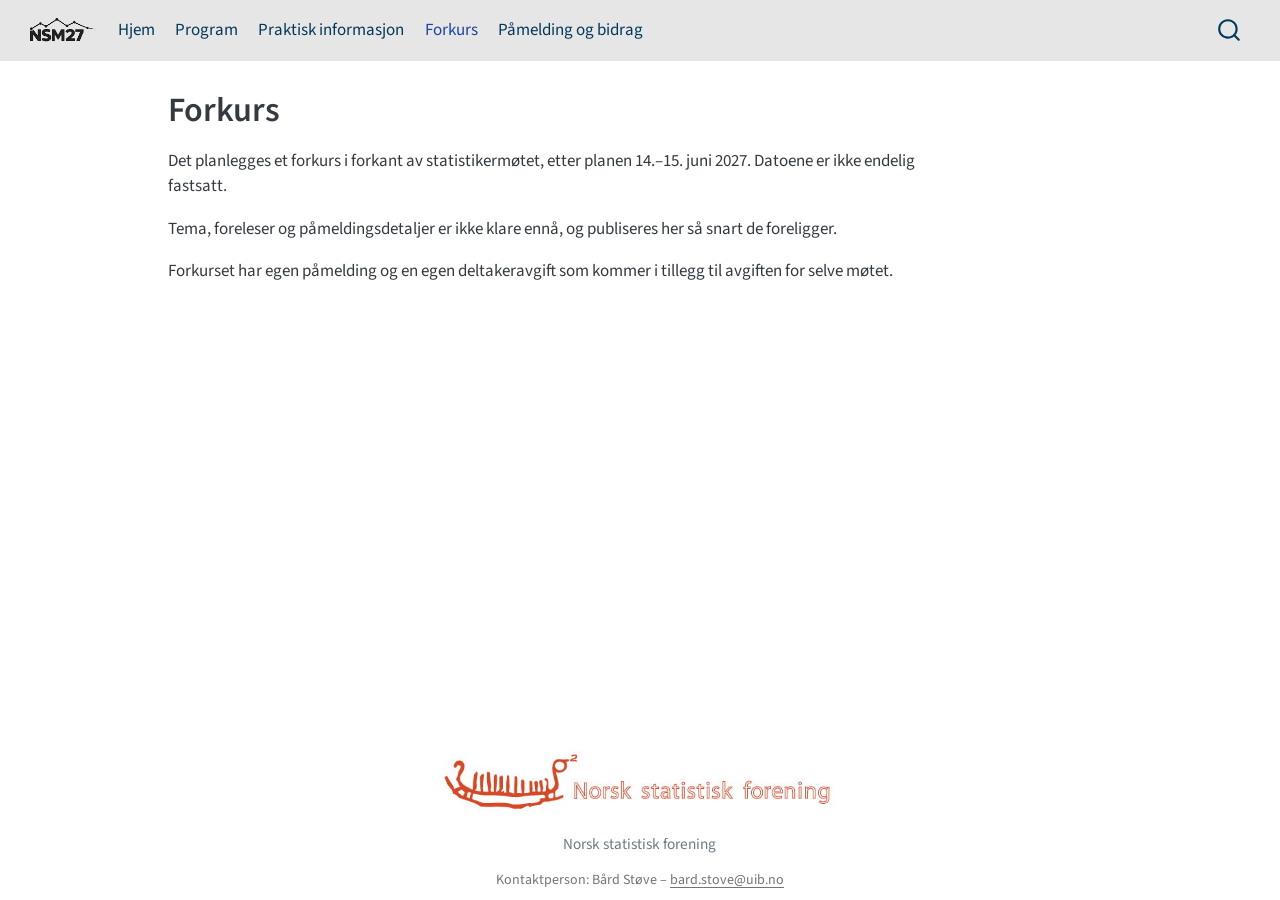
<file: docs 2/forkurs.html>
<!DOCTYPE html>
<html xmlns="http://www.w3.org/1999/xhtml" lang="nb" xml:lang="nb"><head>

<meta charset="utf-8">
<meta name="generator" content="quarto-1.11.9">

<meta name="viewport" content="width=device-width, initial-scale=1.0, user-scalable=yes">


<title>Forkurs – NSM27</title>
<style>
/* Default styles provided by pandoc.
** See https://pandoc.org/MANUAL.html#variables-for-html for config info.
*/
span.smallcaps{font-variant: small-caps;}
div.columns{display: flex; gap: 1.5em;}
div.column{flex: auto;}
@media screen {
div.columns{gap: min(4vw, 1.5em);}
div.column{overflow-x: auto;}
}
div.hanging-indent{margin-left: 1.5em; text-indent: -1.5em;}
ul.task-list{list-style: none;}
ul.task-list li input[type="checkbox"] {
  width: 0.8em;
  margin: 0 0.8em 0.2em -1em; /* quarto-specific, see https://github.com/quarto-dev/quarto-cli/issues/4556 */ 
  vertical-align: middle;
}
</style>


<script src="site_libs/quarto-nav/quarto-nav.js"></script>
<script src="site_libs/quarto-nav/headroom.min.js"></script>
<script src="site_libs/clipboard/clipboard.min.js"></script>
<script src="site_libs/quarto-search/autocomplete.umd.js"></script>
<script src="site_libs/quarto-search/fuse.min.js"></script>
<script src="site_libs/quarto-search/quarto-search.js"></script>
<meta name="quarto:offset" content="./">
<link href="./images/nsm27.png" rel="icon" type="image/png">
<script src="site_libs/quarto-html/quarto.js" type="module"></script>
<script src="site_libs/quarto-html/tabsets/tabsets.js" type="module"></script>
<script src="site_libs/quarto-html/scrollable-regions/scrollable-regions.js" type="module"></script>
<script src="site_libs/quarto-html/popper.min.js"></script>
<script src="site_libs/quarto-html/tippy.umd.min.js"></script>
<script src="site_libs/quarto-html/anchor.min.js"></script>
<link href="site_libs/quarto-html/tippy.css" rel="stylesheet">
<link href="site_libs/quarto-html/quarto-syntax-highlighting-63b5708e65d6cd79cd7618c58d0c21e7.css" rel="stylesheet" id="quarto-text-highlighting-styles">
<script src="site_libs/bootstrap/bootstrap.min.js"></script>
<link href="site_libs/bootstrap/bootstrap-icons.css" rel="stylesheet">
<link href="site_libs/bootstrap/bootstrap-44c6f05203b3b8b304439d93b7720b73.min.css" rel="stylesheet" append-hash="true" id="quarto-bootstrap" data-mode="light">
<script id="quarto-search-options" type="application/json">{
  "location": "navbar",
  "copy-button": false,
  "collapse-after": 3,
  "panel-placement": "end",
  "type": "overlay",
  "limit": 50,
  "keyboard-shortcut": [
    "f",
    "/",
    "s"
  ],
  "show-item-context": false,
  "language": {
    "search-no-results-text": "Ingen resultater",
    "search-matching-documents-text": "Samsvarende dokumenter",
    "search-copy-link-title": "Kopier link for å søke",
    "search-hide-matches-text": "Skjul ytterlige resultater",
    "search-more-match-text": "annet resultat i dette dokumentet",
    "search-more-matches-text": "andre resultater i dette dokumentet",
    "search-clear-button-title": "Tøm",
    "search-text-placeholder": "",
    "search-detached-cancel-button-title": "Avbryt",
    "search-submit-button-title": "Send inn",
    "search-label": "Søk"
  }
}</script>


</head>

<body class="nav-fixed quarto-light"><a id="quarto-skip-link" class="visually-hidden-focusable" href="#quarto-document-content">Skip to main content</a>

<div id="quarto-search-results"></div>
  <header id="quarto-header" class="headroom fixed-top">
    <nav class="navbar navbar-expand-lg " data-bs-theme="dark" aria-label="Nettsted">
      <div class="navbar-container container-fluid">
      <div class="navbar-brand-container mx-auto">
    <a href="./index.html" class="navbar-brand navbar-brand-logo">
    <img src="./images/nsm27.png" alt="" class="navbar-logo light-content">
    <img src="./images/nsm27.png" alt="" class="navbar-logo dark-content">
    </a>
  </div>
          <button class="navbar-toggler" type="button" data-bs-toggle="collapse" data-bs-target="#navbarCollapse" aria-controls="navbarCollapse" aria-expanded="false" aria-label="Slå på navigering" onclick="if (window.quartoToggleHeadroom) { window.quartoToggleHeadroom(); }">
  <span class="navbar-toggler-icon"></span>
</button>
          <div class="collapse navbar-collapse" id="navbarCollapse">
            <ul class="navbar-nav navbar-nav-scroll me-auto">
  <li class="nav-item">
    <a class="nav-link" href="./index.html"> 
<span class="menu-text">Hjem</span></a>
  </li>  
  <li class="nav-item">
    <a class="nav-link" href="./program.html"> 
<span class="menu-text">Program</span></a>
  </li>  
  <li class="nav-item">
    <a class="nav-link" href="./praktisk_info.html"> 
<span class="menu-text">Praktisk informasjon</span></a>
  </li>  
  <li class="nav-item">
    <a class="nav-link active" href="./forkurs.html" aria-current="page"> 
<span class="menu-text">Forkurs</span></a>
  </li>  
  <li class="nav-item">
    <a class="nav-link" href="./paamelding.html"> 
<span class="menu-text">Påmelding og bidrag</span></a>
  </li>  
</ul>
          </div> <!-- /navcollapse -->
            <div class="quarto-navbar-tools">
</div>
            <div id="quarto-search" class="" title="Søk"></div>
      </div> <!-- /container-fluid -->
    </nav>
</header>
<!-- content -->
<div id="quarto-content" class="quarto-container page-columns page-rows-contents page-layout-article page-navbar">
<!-- sidebar -->
<!-- margin-sidebar -->
    <div id="quarto-margin-sidebar" class="sidebar margin-sidebar zindex-bottom">
        
    </div>
<!-- main -->
<main class="content" id="quarto-document-content" tabindex="-1">

<header id="title-block-header" class="quarto-title-block default">
<div class="quarto-title">
<h1 class="title">Forkurs</h1>
</div>



<div class="quarto-title-meta">

    
  
    
  </div>
  


</header>


<p>Det planlegges et forkurs i forkant av statistikermøtet, etter planen 14.–15. juni 2027. Datoene er ikke endelig fastsatt.</p>
<p>Tema, foreleser og påmeldingsdetaljer er ikke klare ennå, og publiseres her så snart de foreligger.</p>
<p>Forkurset har egen påmelding og en egen deltakeravgift som kommer i tillegg til avgiften for selve møtet.</p>



</main> <!-- /main -->
<script id="quarto-html-after-body" type="application/javascript">
  window.document.addEventListener("DOMContentLoaded", function (event) {
    const icon = "";
    const anchorJS = new window.AnchorJS();
    anchorJS.options = {
      placement: 'right',
      icon: icon
    };
    anchorJS.add('.anchored');
    const isCodeAnnotation = (el) => {
      for (const clz of el.classList) {
        if (clz.startsWith('code-annotation-')) {                     
          return true;
        }
      }
      return false;
    }
    const onCopySuccess = function(e) {
      // button target
      const button = e.trigger;
      // don't keep focus
      button.blur();
      // flash "checked"
      button.classList.add('code-copy-button-checked');
      var currentTitle = button.getAttribute("title");
      button.setAttribute("title", "Kopiert!");
      let tooltip;
      if (window.bootstrap) {
        button.setAttribute("data-bs-toggle", "tooltip");
        button.setAttribute("data-bs-placement", "left");
        button.setAttribute("data-bs-title", "Kopiert!");
        tooltip = new bootstrap.Tooltip(button, 
          { trigger: "manual", 
            customClass: "code-copy-button-tooltip",
            offset: [0, -8]});
        tooltip.show();    
      }
      setTimeout(function() {
        if (tooltip) {
          tooltip.hide();
          button.removeAttribute("data-bs-title");
          button.removeAttribute("data-bs-toggle");
          button.removeAttribute("data-bs-placement");
        }
        button.setAttribute("title", currentTitle);
        button.classList.remove('code-copy-button-checked');
      }, 1000);
      // clear code selection
      e.clearSelection();
    }
    const getTextToCopy = function(trigger) {
      const outerScaffold = trigger.parentElement.cloneNode(true);
      const codeEl = outerScaffold.querySelector('code');
      for (const childEl of codeEl.children) {
        if (isCodeAnnotation(childEl)) {
          childEl.remove();
        }
      }
      return codeEl.innerText;
    }
    const clipboard = new window.ClipboardJS('.code-copy-button:not([data-in-quarto-modal])', {
      text: getTextToCopy
    });
    clipboard.on('success', onCopySuccess);
    if (window.document.getElementById('quarto-embedded-source-code-modal')) {
      const clipboardModal = new window.ClipboardJS('.code-copy-button[data-in-quarto-modal]', {
        text: getTextToCopy,
        container: window.document.getElementById('quarto-embedded-source-code-modal')
      });
      clipboardModal.on('success', onCopySuccess);
    }
      var localhostRegex = new RegExp(/^(?:http|https):\/\/localhost\:?[0-9]*\//);
      var mailtoRegex = new RegExp(/^mailto:/);
        var filterRegex = new RegExp('/' + window.location.host + '/');
      var isInternal = (href) => {
          return filterRegex.test(href) || localhostRegex.test(href) || mailtoRegex.test(href);
      }
      // Inspect non-navigation links and adorn them if external
      window.quartoDecorateExternalLinks = function (root) {
     var links = (root || window.document).querySelectorAll('a[href]:not(.nav-link):not(.navbar-brand):not(.toc-action):not(.sidebar-link):not(.sidebar-item-toggle):not(.pagination-link):not(.no-external):not([aria-hidden]):not(.dropdown-item):not(.quarto-navigation-tool):not(.about-link)');
      for (var i=0; i<links.length; i++) {
        const link = links[i];
        if (!isInternal(link.href)) {
          // undo the damage that might have been done by quarto-nav.js in the case of
          // links that we want to consider external
          if (link.dataset.originalHref !== undefined) {
            link.href = link.dataset.originalHref;
          }
          if (!link.classList.contains('no-external-icon')) {
          }
        }
      }
      };
      window.quartoDecorateExternalLinks(window.document);
    // Esc closes the popup (WCAG 1.4.13) and focus leaving both trigger and
    // popup closes it (WCAG 2.4.11); tippy handles neither for interactive popups.
    const hideOnEscAndFocusOut = {
      name: 'hideOnEscAndFocusOut',
      defaultValue: true,
      fn(instance) {
        const dismiss = () => {
          // A show scheduled by the trigger delay would otherwise reopen it
          instance.clearDelayTimeouts();
          instance.hide();
        };
        const onKeyDown = (event) => {
          if (event.key !== 'Escape') {
            return;
          }
          // Keep Esc from also reaching page handlers (e.g. reveal.js overview),
          // except an open reveal.js slide menu, which Esc should close too.
          // The menu handles keys only when its keyboard option is on.
          const menuHandlesEsc = window.Reveal?.getPlugin?.('menu')?.isOpen() &&
            window.Reveal.getConfig().menu?.keyboard !== false;
          if (!menuHandlesEsc) {
            event.stopPropagation();
          }
          if (instance.popper.contains(window.document.activeElement)) {
            // Disabled while refocusing so the focus trigger does not reopen it
            instance.disable();
            instance.reference.focus();
            instance.enable();
          }
          dismiss();
        };
        const onFocusOut = (event) => {
          const target = event.relatedTarget;
          if (target && !instance.reference.contains(target) &&
              !instance.popper.contains(target)) {
            dismiss();
          }
        };
        // On the trigger too: a click trigger (code-annotations: select) has no
        // blur handling. Attached for the instance's lifetime so leaving the
        // trigger also cancels a show still pending on the trigger delay.
        instance.reference.addEventListener('focusout', onFocusOut);
        return {
          onShow() {
            window.document.addEventListener('keydown', onKeyDown, true);
            instance.popper.addEventListener('focusout', onFocusOut);
          },
          onHide() {
            window.document.removeEventListener('keydown', onKeyDown, true);
            instance.popper.removeEventListener('focusout', onFocusOut);
          },
          onDestroy() {
            instance.reference.removeEventListener('focusout', onFocusOut);
          },
        };
      },
    };
    function tippyHover(el, contentFn, onTriggerFn, onUntriggerFn) {
      const config = {
        allowHTML: true,
        maxWidth: 500,
        delay: 100,
        arrow: false,
        appendTo: function(el) {
            return el.parentElement;
        },
        interactive: true,
        interactiveBorder: 10,
        theme: 'quarto',
        placement: 'bottom-start',
        plugins: [hideOnEscAndFocusOut],
      };
      if (contentFn) {
        config.content = contentFn;
      }
      if (onTriggerFn) {
        config.onTrigger = onTriggerFn;
      }
      if (onUntriggerFn) {
        config.onUntrigger = onUntriggerFn;
      }
      window.tippy(el, config); 
    }
    const noterefs = window.document.querySelectorAll('a[role="doc-noteref"]');
    for (var i=0; i<noterefs.length; i++) {
      const ref = noterefs[i];
      tippyHover(ref, function() {
        // use id or data attribute instead here
        let href = ref.getAttribute('data-footnote-href') || ref.getAttribute('href');
        try { href = new URL(href).hash; } catch {}
        const id = href.replace(/^#\/?/, "");
        const note = window.document.getElementById(id);
        if (note) {
          return note.innerHTML;
        } else {
          return "";
        }
      });
    }
    const xrefs = window.document.querySelectorAll('a.quarto-xref');
    const processXRef = (id, note) => {
      // Strip column container classes
      const stripColumnClz = (el) => {
        el.classList.remove("page-full", "page-columns");
        if (el.children) {
          for (const child of el.children) {
            stripColumnClz(child);
          }
        }
      }
      stripColumnClz(note)
      if (id === null || id.startsWith('sec-')) {
        // Special case sections, only their first couple elements
        const container = document.createElement("div");
        if (note.children && note.children.length > 2) {
          container.appendChild(note.children[0].cloneNode(true));
          for (let i = 1; i < note.children.length; i++) {
            const child = note.children[i];
            if (child.tagName === "P" && child.innerText === "") {
              continue;
            } else {
              container.appendChild(child.cloneNode(true));
              break;
            }
          }
          if (window.Quarto?.typesetMath) {
            window.Quarto.typesetMath(container);
          }
          return container.innerHTML
        } else {
          if (window.Quarto?.typesetMath) {
            window.Quarto.typesetMath(note);
          }
          return note.innerHTML;
        }
      } else {
        // Remove any anchor links if they are present
        const anchorLink = note.querySelector('a.anchorjs-link');
        if (anchorLink) {
          anchorLink.remove();
        }
        if (window.Quarto?.typesetMath) {
          window.Quarto.typesetMath(note);
        }
        if (note.classList.contains("callout")) {
          return note.outerHTML;
        } else {
          return note.innerHTML;
        }
      }
    }
    for (var i=0; i<xrefs.length; i++) {
      const xref = xrefs[i];
      tippyHover(xref, undefined, function(instance) {
        instance.disable();
        let url = xref.getAttribute('href');
        let hash = undefined; 
        if (url.startsWith('#')) {
          hash = url;
        } else {
          try { hash = new URL(url).hash; } catch {}
        }
        if (hash) {
          const id = hash.replace(/^#\/?/, "");
          const note = window.document.getElementById(id);
          if (note !== null) {
            try {
              const html = processXRef(id, note.cloneNode(true));
              instance.setContent(html);
            } finally {
              instance.enable();
              instance.show();
            }
          } else {
            // See if we can fetch this
            fetch(url.split('#')[0])
            .then(res => res.text())
            .then(html => {
              const parser = new DOMParser();
              const htmlDoc = parser.parseFromString(html, "text/html");
              const note = htmlDoc.getElementById(id);
              if (note !== null) {
                const html = processXRef(id, note);
                instance.setContent(html);
              } 
            }).finally(() => {
              instance.enable();
              instance.show();
            });
          }
        } else {
          // See if we can fetch a full url (with no hash to target)
          // This is a special case and we should probably do some content thinning / targeting
          fetch(url)
          .then(res => res.text())
          .then(html => {
            const parser = new DOMParser();
            const htmlDoc = parser.parseFromString(html, "text/html");
            const note = htmlDoc.querySelector('main.content');
            if (note !== null) {
              // This should only happen for chapter cross references
              // (since there is no id in the URL)
              // remove the first header
              if (note.children.length > 0 && note.children[0].tagName === "HEADER") {
                note.children[0].remove();
              }
              const html = processXRef(null, note);
              instance.setContent(html);
            } 
          }).finally(() => {
            instance.enable();
            instance.show();
          });
        }
      }, function(instance) {
      });
    }
        let selectedAnnoteEl;
        const selectorForAnnotation = ( cell, annotation) => {
          let cellAttr = 'data-code-cell="' + cell + '"';
          let lineAttr = 'data-code-annotation="' +  annotation + '"';
          const selector = 'span[' + cellAttr + '][' + lineAttr + ']';
          return selector;
        }
        const selectCodeLines = (annoteEl) => {
          const doc = window.document;
          const targetCell = annoteEl.getAttribute("data-target-cell");
          const targetAnnotation = annoteEl.getAttribute("data-target-annotation");
          const annoteSpan = window.document.querySelector(selectorForAnnotation(targetCell, targetAnnotation));
          const lines = annoteSpan.getAttribute("data-code-lines").split(",");
          const lineIds = lines.map((line) => {
            return targetCell + "-" + line;
          })
          // Each band is positioned against its own containing block, which is
          // not the offsetParent of the lines, so place it from client rects.
          const placeBand = (band, firstEl, lastEl, codeBlock) => {
            const container = band.offsetParent;
            if (container === null) {
              return;
            }
            const containerRect = container.getBoundingClientRect();
            // Reveal.js scales slides with a transform, so convert client
            // pixels back to the CSS pixels of the container.
            const scale = containerRect.height / container.offsetHeight || 1;
            const firstRect = firstEl.getBoundingClientRect();
            const lastRect = lastEl.getBoundingClientRect();
            const top = (firstRect.top - containerRect.top) / scale - container.clientTop + container.scrollTop;
            const height = (lastRect.bottom - firstRect.top) / scale;
            band.style.top = top - 2 + "px";
            band.style.height = height + 4 + "px";
            if (codeBlock) {
              // Without the copy button wrapper, the containing block is wider
              // than the code block, so span the code block explicitly.
              const blockRect = codeBlock.getBoundingClientRect();
              band.style.left = (blockRect.left - containerRect.left) / scale - container.clientLeft + container.scrollLeft + "px";
              band.style.width = blockRect.width / scale + "px";
            }
          };
          if (lineIds.length > 0) {
            const el = window.document.getElementById(lineIds[0]);
            const lastEl = window.document.getElementById(lineIds[lineIds.length - 1]);
            const parent = el.parentElement.parentElement;
            // cook up a div (if necessary) and position it
            let div = window.document.getElementById("code-annotation-line-highlight");
            if (div === null) {
              div = window.document.createElement("div");
              div.setAttribute("id", "code-annotation-line-highlight");
              div.style.position = 'absolute';
              parent.appendChild(div);
            }
            placeBand(div, el, lastEl, parent.closest("div.sourceCode") || parent);
            let gutterDiv = window.document.getElementById("code-annotation-line-highlight-gutter");
            if (gutterDiv === null) {
              gutterDiv = window.document.createElement("div");
              gutterDiv.setAttribute("id", "code-annotation-line-highlight-gutter");
              gutterDiv.style.position = 'absolute';
              const codeCell = window.document.getElementById(targetCell);
              const gutter = codeCell.querySelector('.code-annotation-gutter');
              gutter.appendChild(gutterDiv);
            }
            placeBand(gutterDiv, el, lastEl);
            selectedAnnoteEl = annoteEl;
          }
        };
        const unselectCodeLines = () => {
          const elementsIds = ["code-annotation-line-highlight", "code-annotation-line-highlight-gutter"];
          elementsIds.forEach((elId) => {
            const div = window.document.getElementById(elId);
            if (div) {
              div.remove();
            }
          });
          selectedAnnoteEl = undefined;
        };
          // Handle positioning of the toggle
      window.addEventListener(
        "resize",
        throttle(() => {
          elRect = undefined;
          if (selectedAnnoteEl) {
            selectCodeLines(selectedAnnoteEl);
          }
        }, 10)
      );
      function throttle(fn, ms) {
      let throttle = false;
      let timer;
        return (...args) => {
          if(!throttle) { // first call gets through
              fn.apply(this, args);
              throttle = true;
          } else { // all the others get throttled
              if(timer) clearTimeout(timer); // cancel #2
              timer = setTimeout(() => {
                fn.apply(this, args);
                timer = throttle = false;
              }, ms);
          }
        };
      }
        // Attach click handler to the DT
        const annoteDls = window.document.querySelectorAll('dt[data-target-cell]');
        for (const annoteDlNode of annoteDls) {
          annoteDlNode.addEventListener('click', (event) => {
            const clickedEl = event.target;
            if (clickedEl !== selectedAnnoteEl) {
              unselectCodeLines();
              const activeEl = window.document.querySelector('dt[data-target-cell].code-annotation-active');
              if (activeEl) {
                activeEl.classList.remove('code-annotation-active');
              }
              selectCodeLines(clickedEl);
              clickedEl.classList.add('code-annotation-active');
            } else {
              // Unselect the line
              unselectCodeLines();
              clickedEl.classList.remove('code-annotation-active');
            }
          });
        }
    const findCites = (el) => {
      const parentEl = el.parentElement;
      if (parentEl) {
        const cites = parentEl.dataset.cites;
        if (cites) {
          return {
            el,
            cites: cites.split(' ')
          };
        } else {
          return findCites(el.parentElement)
        }
      } else {
        return undefined;
      }
    };
    var bibliorefs = window.document.querySelectorAll('a[role="doc-biblioref"]');
    for (var i=0; i<bibliorefs.length; i++) {
      const ref = bibliorefs[i];
      const citeInfo = findCites(ref);
      if (citeInfo) {
        tippyHover(citeInfo.el, function() {
          var popup = window.document.createElement('div');
          citeInfo.cites.forEach(function(cite) {
            var citeDiv = window.document.createElement('div');
            citeDiv.classList.add('hanging-indent');
            citeDiv.classList.add('csl-entry');
            var biblioDiv = window.document.getElementById('ref-' + cite);
            if (biblioDiv) {
              citeDiv.innerHTML = biblioDiv.innerHTML;
            }
            popup.appendChild(citeDiv);
          });
          return popup.innerHTML;
        });
      }
    }
  });
  </script>
  <script type="application/javascript">
  window.quartoScrollableRegionsLabels = {"code":"Rullbar kode","output":"Rullbare utdata"};
  </script>
</div> <!-- /content -->
<footer class="footer">
  <div class="nav-footer">
    <div class="nav-footer-left">
      &nbsp;
    </div>   
    <div class="nav-footer-center">
<div class="quarto-figure quarto-figure-center">
<figure class="figure">
<p><img src="images/nsf_logo.png" height="80" class="figure-img"></p>
<figcaption>Norsk statistisk forening</figcaption>
</figure>
</div>
<p>Kontaktperson: Bård Støve – <a href="mailto:bard.stove@uib.no">bard.stove@uib.no</a></p>
</div>
    <div class="nav-footer-right">
      &nbsp;
    </div>
  </div>
</footer>




</body></html>
</file>
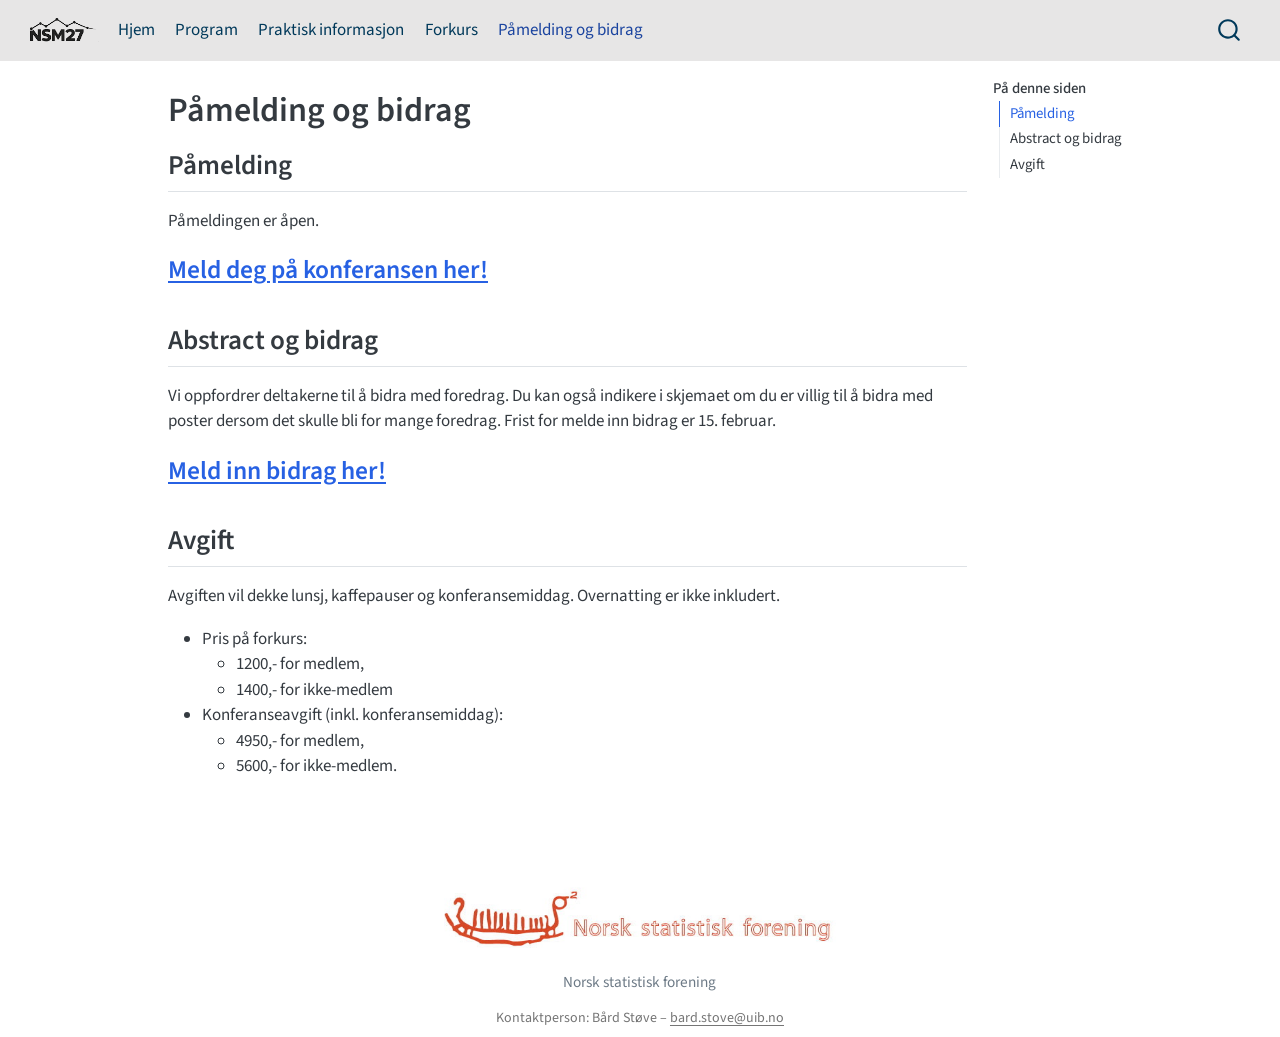
<file: docs 2/paamelding.html>
<!DOCTYPE html>
<html xmlns="http://www.w3.org/1999/xhtml" lang="nb" xml:lang="nb"><head>

<meta charset="utf-8">
<meta name="generator" content="quarto-1.11.9">

<meta name="viewport" content="width=device-width, initial-scale=1.0, user-scalable=yes">


<title>Påmelding og bidrag – NSM27</title>
<style>
/* Default styles provided by pandoc.
** See https://pandoc.org/MANUAL.html#variables-for-html for config info.
*/
span.smallcaps{font-variant: small-caps;}
div.columns{display: flex; gap: 1.5em;}
div.column{flex: auto;}
@media screen {
div.columns{gap: min(4vw, 1.5em);}
div.column{overflow-x: auto;}
}
div.hanging-indent{margin-left: 1.5em; text-indent: -1.5em;}
ul.task-list{list-style: none;}
ul.task-list li input[type="checkbox"] {
  width: 0.8em;
  margin: 0 0.8em 0.2em -1em; /* quarto-specific, see https://github.com/quarto-dev/quarto-cli/issues/4556 */ 
  vertical-align: middle;
}
</style>


<script src="site_libs/quarto-nav/quarto-nav.js"></script>
<script src="site_libs/quarto-nav/headroom.min.js"></script>
<script src="site_libs/clipboard/clipboard.min.js"></script>
<script src="site_libs/quarto-search/autocomplete.umd.js"></script>
<script src="site_libs/quarto-search/fuse.min.js"></script>
<script src="site_libs/quarto-search/quarto-search.js"></script>
<meta name="quarto:offset" content="./">
<link href="./images/nsm27.png" rel="icon" type="image/png">
<script src="site_libs/quarto-html/quarto.js" type="module"></script>
<script src="site_libs/quarto-html/tabsets/tabsets.js" type="module"></script>
<script src="site_libs/quarto-html/scrollable-regions/scrollable-regions.js" type="module"></script>
<script src="site_libs/quarto-html/popper.min.js"></script>
<script src="site_libs/quarto-html/tippy.umd.min.js"></script>
<script src="site_libs/quarto-html/anchor.min.js"></script>
<link href="site_libs/quarto-html/tippy.css" rel="stylesheet">
<link href="site_libs/quarto-html/quarto-syntax-highlighting-63b5708e65d6cd79cd7618c58d0c21e7.css" rel="stylesheet" id="quarto-text-highlighting-styles">
<script src="site_libs/bootstrap/bootstrap.min.js"></script>
<link href="site_libs/bootstrap/bootstrap-icons.css" rel="stylesheet">
<link href="site_libs/bootstrap/bootstrap-44c6f05203b3b8b304439d93b7720b73.min.css" rel="stylesheet" append-hash="true" id="quarto-bootstrap" data-mode="light">
<script id="quarto-search-options" type="application/json">{
  "location": "navbar",
  "copy-button": false,
  "collapse-after": 3,
  "panel-placement": "end",
  "type": "overlay",
  "limit": 50,
  "keyboard-shortcut": [
    "f",
    "/",
    "s"
  ],
  "show-item-context": false,
  "language": {
    "search-no-results-text": "Ingen resultater",
    "search-matching-documents-text": "Samsvarende dokumenter",
    "search-copy-link-title": "Kopier link for å søke",
    "search-hide-matches-text": "Skjul ytterlige resultater",
    "search-more-match-text": "annet resultat i dette dokumentet",
    "search-more-matches-text": "andre resultater i dette dokumentet",
    "search-clear-button-title": "Tøm",
    "search-text-placeholder": "",
    "search-detached-cancel-button-title": "Avbryt",
    "search-submit-button-title": "Send inn",
    "search-label": "Søk"
  }
}</script>


</head>

<body class="nav-fixed quarto-light"><a id="quarto-skip-link" class="visually-hidden-focusable" href="#quarto-document-content">Skip to main content</a>

<div id="quarto-search-results"></div>
  <header id="quarto-header" class="headroom fixed-top">
    <nav class="navbar navbar-expand-lg " data-bs-theme="dark" aria-label="Nettsted">
      <div class="navbar-container container-fluid">
      <div class="navbar-brand-container mx-auto">
    <a href="./index.html" class="navbar-brand navbar-brand-logo">
    <img src="./images/nsm27.png" alt="" class="navbar-logo light-content">
    <img src="./images/nsm27.png" alt="" class="navbar-logo dark-content">
    </a>
  </div>
          <button class="navbar-toggler" type="button" data-bs-toggle="collapse" data-bs-target="#navbarCollapse" aria-controls="navbarCollapse" aria-expanded="false" aria-label="Slå på navigering" onclick="if (window.quartoToggleHeadroom) { window.quartoToggleHeadroom(); }">
  <span class="navbar-toggler-icon"></span>
</button>
          <div class="collapse navbar-collapse" id="navbarCollapse">
            <ul class="navbar-nav navbar-nav-scroll me-auto">
  <li class="nav-item">
    <a class="nav-link" href="./index.html"> 
<span class="menu-text">Hjem</span></a>
  </li>  
  <li class="nav-item">
    <a class="nav-link" href="./program.html"> 
<span class="menu-text">Program</span></a>
  </li>  
  <li class="nav-item">
    <a class="nav-link" href="./praktisk_info.html"> 
<span class="menu-text">Praktisk informasjon</span></a>
  </li>  
  <li class="nav-item">
    <a class="nav-link" href="./forkurs.html"> 
<span class="menu-text">Forkurs</span></a>
  </li>  
  <li class="nav-item">
    <a class="nav-link active" href="./paamelding.html" aria-current="page"> 
<span class="menu-text">Påmelding og bidrag</span></a>
  </li>  
</ul>
          </div> <!-- /navcollapse -->
            <div class="quarto-navbar-tools">
</div>
            <div id="quarto-search" class="" title="Søk"></div>
      </div> <!-- /container-fluid -->
    </nav>
</header>
<!-- content -->
<div id="quarto-content" class="quarto-container page-columns page-rows-contents page-layout-article page-navbar">
<!-- sidebar -->
<!-- margin-sidebar -->
    <div id="quarto-margin-sidebar" class="sidebar margin-sidebar">
        <nav id="TOC" role="doc-toc" aria-labelledby="toc-title" class="toc-active">
    <h2 id="toc-title">På denne siden</h2>
   
  <ul>
  <li><a href="#påmelding" id="toc-påmelding" class="nav-link active" data-scroll-target="#påmelding">Påmelding</a></li>
  <li><a href="#abstract-og-bidrag" id="toc-abstract-og-bidrag" class="nav-link" data-scroll-target="#abstract-og-bidrag">Abstract og bidrag</a></li>
  <li><a href="#avgift" id="toc-avgift" class="nav-link" data-scroll-target="#avgift">Avgift</a></li>
  </ul>
</nav>
    </div>
<!-- main -->
<main class="content" id="quarto-document-content" tabindex="-1">

<header id="title-block-header" class="quarto-title-block default">
<div class="quarto-title">
<h1 class="title">Påmelding og bidrag</h1>
</div>



<div class="quarto-title-meta">

    
  
    
  </div>
  


</header>


<section id="påmelding" class="level2">
<h2 class="anchored" data-anchor-id="påmelding">Påmelding</h2>
<p>Påmeldingen er åpen.</p>
<p><a href="https://skjemaker.app.uib.no/view.php?id=21724672" style="font-size: 1.5em; font-weight: 600;">Meld deg på konferansen her!</a></p>
</section>
<section id="abstract-og-bidrag" class="level2">
<h2 class="anchored" data-anchor-id="abstract-og-bidrag">Abstract og bidrag</h2>
<p>Vi oppfordrer deltakerne til å bidra med foredrag. Du kan også indikere i skjemaet om du er villig til å bidra med poster dersom det skulle bli for mange foredrag. Frist for melde inn bidrag er 15. februar.</p>
<p><a href="https://app.oxfordabstracts.com/stages/83845/submitter" style="font-size: 1.5em; font-weight: 600;">Meld inn bidrag her!</a></p>
</section>
<section id="avgift" class="level2">
<h2 class="anchored" data-anchor-id="avgift">Avgift</h2>
<p>Avgiften vil dekke lunsj, kaffepauser og konferansemiddag. Overnatting er ikke inkludert.</p>
<ul>
<li>Pris på forkurs:
<ul>
<li>1200,- for medlem,</li>
<li>1400,- for ikke-medlem</li>
</ul></li>
<li>Konferanseavgift (inkl. konferansemiddag):
<ul>
<li>4950,- for medlem,</li>
<li>5600,- for ikke-medlem.</li>
</ul></li>
</ul>


</section>

</main> <!-- /main -->
<script id="quarto-html-after-body" type="application/javascript">
  window.document.addEventListener("DOMContentLoaded", function (event) {
    const icon = "";
    const anchorJS = new window.AnchorJS();
    anchorJS.options = {
      placement: 'right',
      icon: icon
    };
    anchorJS.add('.anchored');
    const isCodeAnnotation = (el) => {
      for (const clz of el.classList) {
        if (clz.startsWith('code-annotation-')) {                     
          return true;
        }
      }
      return false;
    }
    const onCopySuccess = function(e) {
      // button target
      const button = e.trigger;
      // don't keep focus
      button.blur();
      // flash "checked"
      button.classList.add('code-copy-button-checked');
      var currentTitle = button.getAttribute("title");
      button.setAttribute("title", "Kopiert!");
      let tooltip;
      if (window.bootstrap) {
        button.setAttribute("data-bs-toggle", "tooltip");
        button.setAttribute("data-bs-placement", "left");
        button.setAttribute("data-bs-title", "Kopiert!");
        tooltip = new bootstrap.Tooltip(button, 
          { trigger: "manual", 
            customClass: "code-copy-button-tooltip",
            offset: [0, -8]});
        tooltip.show();    
      }
      setTimeout(function() {
        if (tooltip) {
          tooltip.hide();
          button.removeAttribute("data-bs-title");
          button.removeAttribute("data-bs-toggle");
          button.removeAttribute("data-bs-placement");
        }
        button.setAttribute("title", currentTitle);
        button.classList.remove('code-copy-button-checked');
      }, 1000);
      // clear code selection
      e.clearSelection();
    }
    const getTextToCopy = function(trigger) {
      const outerScaffold = trigger.parentElement.cloneNode(true);
      const codeEl = outerScaffold.querySelector('code');
      for (const childEl of codeEl.children) {
        if (isCodeAnnotation(childEl)) {
          childEl.remove();
        }
      }
      return codeEl.innerText;
    }
    const clipboard = new window.ClipboardJS('.code-copy-button:not([data-in-quarto-modal])', {
      text: getTextToCopy
    });
    clipboard.on('success', onCopySuccess);
    if (window.document.getElementById('quarto-embedded-source-code-modal')) {
      const clipboardModal = new window.ClipboardJS('.code-copy-button[data-in-quarto-modal]', {
        text: getTextToCopy,
        container: window.document.getElementById('quarto-embedded-source-code-modal')
      });
      clipboardModal.on('success', onCopySuccess);
    }
      var localhostRegex = new RegExp(/^(?:http|https):\/\/localhost\:?[0-9]*\//);
      var mailtoRegex = new RegExp(/^mailto:/);
        var filterRegex = new RegExp('/' + window.location.host + '/');
      var isInternal = (href) => {
          return filterRegex.test(href) || localhostRegex.test(href) || mailtoRegex.test(href);
      }
      // Inspect non-navigation links and adorn them if external
      window.quartoDecorateExternalLinks = function (root) {
     var links = (root || window.document).querySelectorAll('a[href]:not(.nav-link):not(.navbar-brand):not(.toc-action):not(.sidebar-link):not(.sidebar-item-toggle):not(.pagination-link):not(.no-external):not([aria-hidden]):not(.dropdown-item):not(.quarto-navigation-tool):not(.about-link)');
      for (var i=0; i<links.length; i++) {
        const link = links[i];
        if (!isInternal(link.href)) {
          // undo the damage that might have been done by quarto-nav.js in the case of
          // links that we want to consider external
          if (link.dataset.originalHref !== undefined) {
            link.href = link.dataset.originalHref;
          }
          if (!link.classList.contains('no-external-icon')) {
          }
        }
      }
      };
      window.quartoDecorateExternalLinks(window.document);
    // Esc closes the popup (WCAG 1.4.13) and focus leaving both trigger and
    // popup closes it (WCAG 2.4.11); tippy handles neither for interactive popups.
    const hideOnEscAndFocusOut = {
      name: 'hideOnEscAndFocusOut',
      defaultValue: true,
      fn(instance) {
        const dismiss = () => {
          // A show scheduled by the trigger delay would otherwise reopen it
          instance.clearDelayTimeouts();
          instance.hide();
        };
        const onKeyDown = (event) => {
          if (event.key !== 'Escape') {
            return;
          }
          // Keep Esc from also reaching page handlers (e.g. reveal.js overview),
          // except an open reveal.js slide menu, which Esc should close too.
          // The menu handles keys only when its keyboard option is on.
          const menuHandlesEsc = window.Reveal?.getPlugin?.('menu')?.isOpen() &&
            window.Reveal.getConfig().menu?.keyboard !== false;
          if (!menuHandlesEsc) {
            event.stopPropagation();
          }
          if (instance.popper.contains(window.document.activeElement)) {
            // Disabled while refocusing so the focus trigger does not reopen it
            instance.disable();
            instance.reference.focus();
            instance.enable();
          }
          dismiss();
        };
        const onFocusOut = (event) => {
          const target = event.relatedTarget;
          if (target && !instance.reference.contains(target) &&
              !instance.popper.contains(target)) {
            dismiss();
          }
        };
        // On the trigger too: a click trigger (code-annotations: select) has no
        // blur handling. Attached for the instance's lifetime so leaving the
        // trigger also cancels a show still pending on the trigger delay.
        instance.reference.addEventListener('focusout', onFocusOut);
        return {
          onShow() {
            window.document.addEventListener('keydown', onKeyDown, true);
            instance.popper.addEventListener('focusout', onFocusOut);
          },
          onHide() {
            window.document.removeEventListener('keydown', onKeyDown, true);
            instance.popper.removeEventListener('focusout', onFocusOut);
          },
          onDestroy() {
            instance.reference.removeEventListener('focusout', onFocusOut);
          },
        };
      },
    };
    function tippyHover(el, contentFn, onTriggerFn, onUntriggerFn) {
      const config = {
        allowHTML: true,
        maxWidth: 500,
        delay: 100,
        arrow: false,
        appendTo: function(el) {
            return el.parentElement;
        },
        interactive: true,
        interactiveBorder: 10,
        theme: 'quarto',
        placement: 'bottom-start',
        plugins: [hideOnEscAndFocusOut],
      };
      if (contentFn) {
        config.content = contentFn;
      }
      if (onTriggerFn) {
        config.onTrigger = onTriggerFn;
      }
      if (onUntriggerFn) {
        config.onUntrigger = onUntriggerFn;
      }
      window.tippy(el, config); 
    }
    const noterefs = window.document.querySelectorAll('a[role="doc-noteref"]');
    for (var i=0; i<noterefs.length; i++) {
      const ref = noterefs[i];
      tippyHover(ref, function() {
        // use id or data attribute instead here
        let href = ref.getAttribute('data-footnote-href') || ref.getAttribute('href');
        try { href = new URL(href).hash; } catch {}
        const id = href.replace(/^#\/?/, "");
        const note = window.document.getElementById(id);
        if (note) {
          return note.innerHTML;
        } else {
          return "";
        }
      });
    }
    const xrefs = window.document.querySelectorAll('a.quarto-xref');
    const processXRef = (id, note) => {
      // Strip column container classes
      const stripColumnClz = (el) => {
        el.classList.remove("page-full", "page-columns");
        if (el.children) {
          for (const child of el.children) {
            stripColumnClz(child);
          }
        }
      }
      stripColumnClz(note)
      if (id === null || id.startsWith('sec-')) {
        // Special case sections, only their first couple elements
        const container = document.createElement("div");
        if (note.children && note.children.length > 2) {
          container.appendChild(note.children[0].cloneNode(true));
          for (let i = 1; i < note.children.length; i++) {
            const child = note.children[i];
            if (child.tagName === "P" && child.innerText === "") {
              continue;
            } else {
              container.appendChild(child.cloneNode(true));
              break;
            }
          }
          if (window.Quarto?.typesetMath) {
            window.Quarto.typesetMath(container);
          }
          return container.innerHTML
        } else {
          if (window.Quarto?.typesetMath) {
            window.Quarto.typesetMath(note);
          }
          return note.innerHTML;
        }
      } else {
        // Remove any anchor links if they are present
        const anchorLink = note.querySelector('a.anchorjs-link');
        if (anchorLink) {
          anchorLink.remove();
        }
        if (window.Quarto?.typesetMath) {
          window.Quarto.typesetMath(note);
        }
        if (note.classList.contains("callout")) {
          return note.outerHTML;
        } else {
          return note.innerHTML;
        }
      }
    }
    for (var i=0; i<xrefs.length; i++) {
      const xref = xrefs[i];
      tippyHover(xref, undefined, function(instance) {
        instance.disable();
        let url = xref.getAttribute('href');
        let hash = undefined; 
        if (url.startsWith('#')) {
          hash = url;
        } else {
          try { hash = new URL(url).hash; } catch {}
        }
        if (hash) {
          const id = hash.replace(/^#\/?/, "");
          const note = window.document.getElementById(id);
          if (note !== null) {
            try {
              const html = processXRef(id, note.cloneNode(true));
              instance.setContent(html);
            } finally {
              instance.enable();
              instance.show();
            }
          } else {
            // See if we can fetch this
            fetch(url.split('#')[0])
            .then(res => res.text())
            .then(html => {
              const parser = new DOMParser();
              const htmlDoc = parser.parseFromString(html, "text/html");
              const note = htmlDoc.getElementById(id);
              if (note !== null) {
                const html = processXRef(id, note);
                instance.setContent(html);
              } 
            }).finally(() => {
              instance.enable();
              instance.show();
            });
          }
        } else {
          // See if we can fetch a full url (with no hash to target)
          // This is a special case and we should probably do some content thinning / targeting
          fetch(url)
          .then(res => res.text())
          .then(html => {
            const parser = new DOMParser();
            const htmlDoc = parser.parseFromString(html, "text/html");
            const note = htmlDoc.querySelector('main.content');
            if (note !== null) {
              // This should only happen for chapter cross references
              // (since there is no id in the URL)
              // remove the first header
              if (note.children.length > 0 && note.children[0].tagName === "HEADER") {
                note.children[0].remove();
              }
              const html = processXRef(null, note);
              instance.setContent(html);
            } 
          }).finally(() => {
            instance.enable();
            instance.show();
          });
        }
      }, function(instance) {
      });
    }
        let selectedAnnoteEl;
        const selectorForAnnotation = ( cell, annotation) => {
          let cellAttr = 'data-code-cell="' + cell + '"';
          let lineAttr = 'data-code-annotation="' +  annotation + '"';
          const selector = 'span[' + cellAttr + '][' + lineAttr + ']';
          return selector;
        }
        const selectCodeLines = (annoteEl) => {
          const doc = window.document;
          const targetCell = annoteEl.getAttribute("data-target-cell");
          const targetAnnotation = annoteEl.getAttribute("data-target-annotation");
          const annoteSpan = window.document.querySelector(selectorForAnnotation(targetCell, targetAnnotation));
          const lines = annoteSpan.getAttribute("data-code-lines").split(",");
          const lineIds = lines.map((line) => {
            return targetCell + "-" + line;
          })
          // Each band is positioned against its own containing block, which is
          // not the offsetParent of the lines, so place it from client rects.
          const placeBand = (band, firstEl, lastEl, codeBlock) => {
            const container = band.offsetParent;
            if (container === null) {
              return;
            }
            const containerRect = container.getBoundingClientRect();
            // Reveal.js scales slides with a transform, so convert client
            // pixels back to the CSS pixels of the container.
            const scale = containerRect.height / container.offsetHeight || 1;
            const firstRect = firstEl.getBoundingClientRect();
            const lastRect = lastEl.getBoundingClientRect();
            const top = (firstRect.top - containerRect.top) / scale - container.clientTop + container.scrollTop;
            const height = (lastRect.bottom - firstRect.top) / scale;
            band.style.top = top - 2 + "px";
            band.style.height = height + 4 + "px";
            if (codeBlock) {
              // Without the copy button wrapper, the containing block is wider
              // than the code block, so span the code block explicitly.
              const blockRect = codeBlock.getBoundingClientRect();
              band.style.left = (blockRect.left - containerRect.left) / scale - container.clientLeft + container.scrollLeft + "px";
              band.style.width = blockRect.width / scale + "px";
            }
          };
          if (lineIds.length > 0) {
            const el = window.document.getElementById(lineIds[0]);
            const lastEl = window.document.getElementById(lineIds[lineIds.length - 1]);
            const parent = el.parentElement.parentElement;
            // cook up a div (if necessary) and position it
            let div = window.document.getElementById("code-annotation-line-highlight");
            if (div === null) {
              div = window.document.createElement("div");
              div.setAttribute("id", "code-annotation-line-highlight");
              div.style.position = 'absolute';
              parent.appendChild(div);
            }
            placeBand(div, el, lastEl, parent.closest("div.sourceCode") || parent);
            let gutterDiv = window.document.getElementById("code-annotation-line-highlight-gutter");
            if (gutterDiv === null) {
              gutterDiv = window.document.createElement("div");
              gutterDiv.setAttribute("id", "code-annotation-line-highlight-gutter");
              gutterDiv.style.position = 'absolute';
              const codeCell = window.document.getElementById(targetCell);
              const gutter = codeCell.querySelector('.code-annotation-gutter');
              gutter.appendChild(gutterDiv);
            }
            placeBand(gutterDiv, el, lastEl);
            selectedAnnoteEl = annoteEl;
          }
        };
        const unselectCodeLines = () => {
          const elementsIds = ["code-annotation-line-highlight", "code-annotation-line-highlight-gutter"];
          elementsIds.forEach((elId) => {
            const div = window.document.getElementById(elId);
            if (div) {
              div.remove();
            }
          });
          selectedAnnoteEl = undefined;
        };
          // Handle positioning of the toggle
      window.addEventListener(
        "resize",
        throttle(() => {
          elRect = undefined;
          if (selectedAnnoteEl) {
            selectCodeLines(selectedAnnoteEl);
          }
        }, 10)
      );
      function throttle(fn, ms) {
      let throttle = false;
      let timer;
        return (...args) => {
          if(!throttle) { // first call gets through
              fn.apply(this, args);
              throttle = true;
          } else { // all the others get throttled
              if(timer) clearTimeout(timer); // cancel #2
              timer = setTimeout(() => {
                fn.apply(this, args);
                timer = throttle = false;
              }, ms);
          }
        };
      }
        // Attach click handler to the DT
        const annoteDls = window.document.querySelectorAll('dt[data-target-cell]');
        for (const annoteDlNode of annoteDls) {
          annoteDlNode.addEventListener('click', (event) => {
            const clickedEl = event.target;
            if (clickedEl !== selectedAnnoteEl) {
              unselectCodeLines();
              const activeEl = window.document.querySelector('dt[data-target-cell].code-annotation-active');
              if (activeEl) {
                activeEl.classList.remove('code-annotation-active');
              }
              selectCodeLines(clickedEl);
              clickedEl.classList.add('code-annotation-active');
            } else {
              // Unselect the line
              unselectCodeLines();
              clickedEl.classList.remove('code-annotation-active');
            }
          });
        }
    const findCites = (el) => {
      const parentEl = el.parentElement;
      if (parentEl) {
        const cites = parentEl.dataset.cites;
        if (cites) {
          return {
            el,
            cites: cites.split(' ')
          };
        } else {
          return findCites(el.parentElement)
        }
      } else {
        return undefined;
      }
    };
    var bibliorefs = window.document.querySelectorAll('a[role="doc-biblioref"]');
    for (var i=0; i<bibliorefs.length; i++) {
      const ref = bibliorefs[i];
      const citeInfo = findCites(ref);
      if (citeInfo) {
        tippyHover(citeInfo.el, function() {
          var popup = window.document.createElement('div');
          citeInfo.cites.forEach(function(cite) {
            var citeDiv = window.document.createElement('div');
            citeDiv.classList.add('hanging-indent');
            citeDiv.classList.add('csl-entry');
            var biblioDiv = window.document.getElementById('ref-' + cite);
            if (biblioDiv) {
              citeDiv.innerHTML = biblioDiv.innerHTML;
            }
            popup.appendChild(citeDiv);
          });
          return popup.innerHTML;
        });
      }
    }
  });
  </script>
  <script type="application/javascript">
  window.quartoScrollableRegionsLabels = {"code":"Rullbar kode","output":"Rullbare utdata"};
  </script>
</div> <!-- /content -->
<footer class="footer">
  <div class="nav-footer">
    <div class="nav-footer-left">
      &nbsp;
    </div>   
    <div class="nav-footer-center">
<div class="quarto-figure quarto-figure-center">
<figure class="figure">
<p><img src="images/nsf_logo.png" height="80" class="figure-img"></p>
<figcaption>Norsk statistisk forening</figcaption>
</figure>
</div>
<p>Kontaktperson: Bård Støve – <a href="mailto:bard.stove@uib.no">bard.stove@uib.no</a></p>
</div>
    <div class="nav-footer-right">
      &nbsp;
    </div>
  </div>
</footer>




</body></html>
</file>
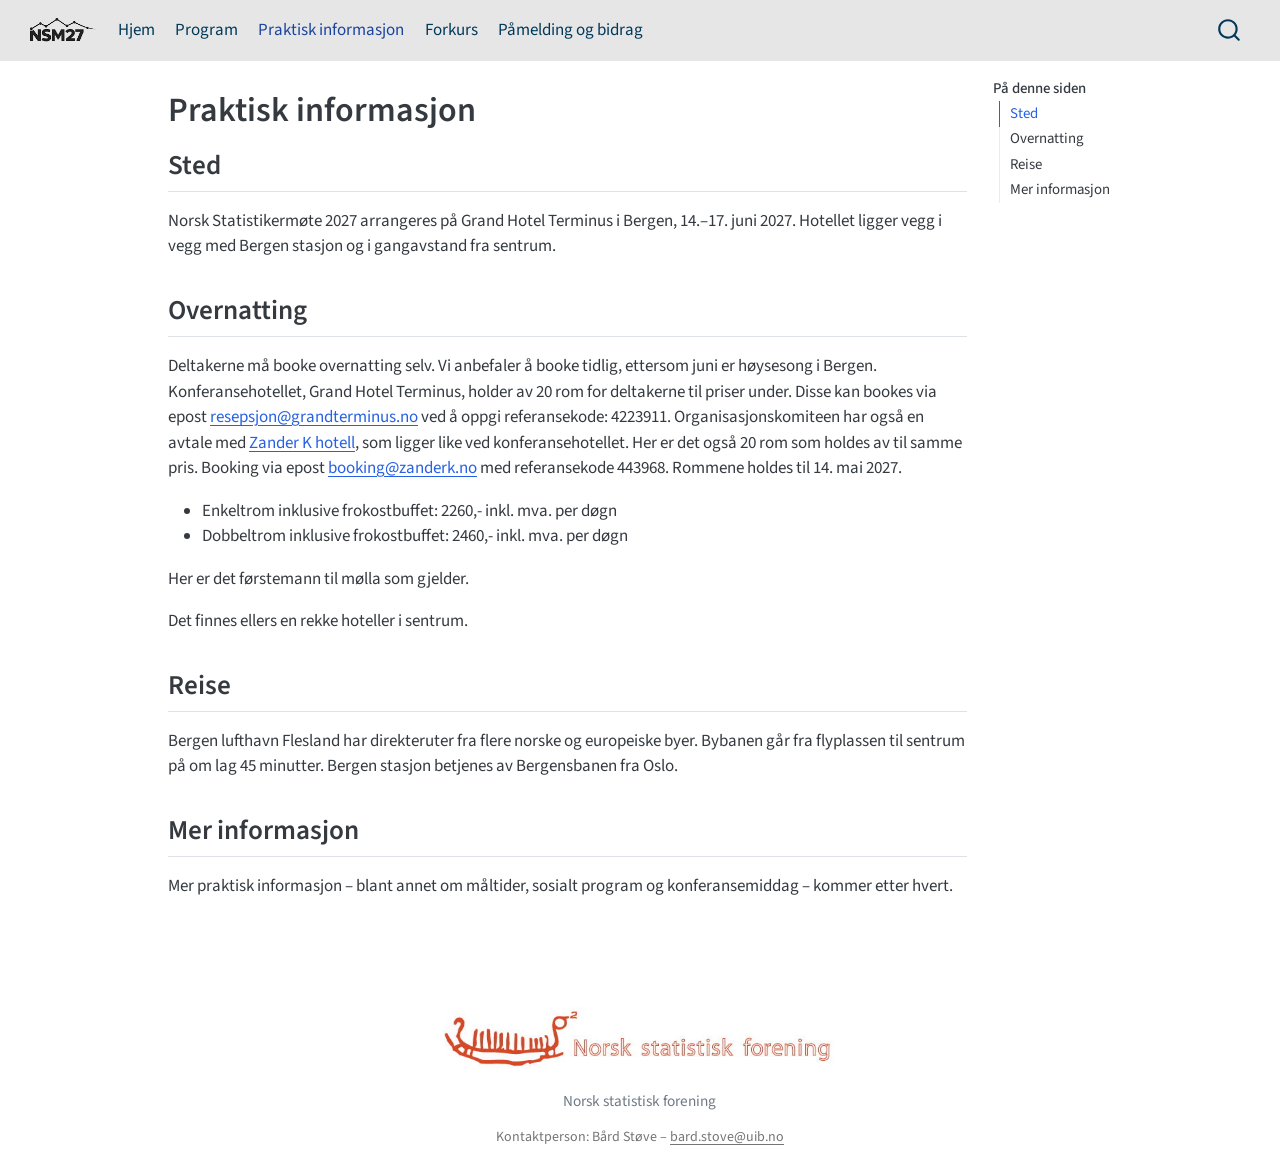
<file: docs 2/praktisk_info.html>
<!DOCTYPE html>
<html xmlns="http://www.w3.org/1999/xhtml" lang="nb" xml:lang="nb"><head>

<meta charset="utf-8">
<meta name="generator" content="quarto-1.11.9">

<meta name="viewport" content="width=device-width, initial-scale=1.0, user-scalable=yes">


<title>Praktisk informasjon – NSM27</title>
<style>
/* Default styles provided by pandoc.
** See https://pandoc.org/MANUAL.html#variables-for-html for config info.
*/
span.smallcaps{font-variant: small-caps;}
div.columns{display: flex; gap: 1.5em;}
div.column{flex: auto;}
@media screen {
div.columns{gap: min(4vw, 1.5em);}
div.column{overflow-x: auto;}
}
div.hanging-indent{margin-left: 1.5em; text-indent: -1.5em;}
ul.task-list{list-style: none;}
ul.task-list li input[type="checkbox"] {
  width: 0.8em;
  margin: 0 0.8em 0.2em -1em; /* quarto-specific, see https://github.com/quarto-dev/quarto-cli/issues/4556 */ 
  vertical-align: middle;
}
</style>


<script src="site_libs/quarto-nav/quarto-nav.js"></script>
<script src="site_libs/quarto-nav/headroom.min.js"></script>
<script src="site_libs/clipboard/clipboard.min.js"></script>
<script src="site_libs/quarto-search/autocomplete.umd.js"></script>
<script src="site_libs/quarto-search/fuse.min.js"></script>
<script src="site_libs/quarto-search/quarto-search.js"></script>
<meta name="quarto:offset" content="./">
<link href="./images/nsm27.png" rel="icon" type="image/png">
<script src="site_libs/quarto-html/quarto.js" type="module"></script>
<script src="site_libs/quarto-html/tabsets/tabsets.js" type="module"></script>
<script src="site_libs/quarto-html/scrollable-regions/scrollable-regions.js" type="module"></script>
<script src="site_libs/quarto-html/popper.min.js"></script>
<script src="site_libs/quarto-html/tippy.umd.min.js"></script>
<script src="site_libs/quarto-html/anchor.min.js"></script>
<link href="site_libs/quarto-html/tippy.css" rel="stylesheet">
<link href="site_libs/quarto-html/quarto-syntax-highlighting-63b5708e65d6cd79cd7618c58d0c21e7.css" rel="stylesheet" id="quarto-text-highlighting-styles">
<script src="site_libs/bootstrap/bootstrap.min.js"></script>
<link href="site_libs/bootstrap/bootstrap-icons.css" rel="stylesheet">
<link href="site_libs/bootstrap/bootstrap-44c6f05203b3b8b304439d93b7720b73.min.css" rel="stylesheet" append-hash="true" id="quarto-bootstrap" data-mode="light">
<script id="quarto-search-options" type="application/json">{
  "location": "navbar",
  "copy-button": false,
  "collapse-after": 3,
  "panel-placement": "end",
  "type": "overlay",
  "limit": 50,
  "keyboard-shortcut": [
    "f",
    "/",
    "s"
  ],
  "show-item-context": false,
  "language": {
    "search-no-results-text": "Ingen resultater",
    "search-matching-documents-text": "Samsvarende dokumenter",
    "search-copy-link-title": "Kopier link for å søke",
    "search-hide-matches-text": "Skjul ytterlige resultater",
    "search-more-match-text": "annet resultat i dette dokumentet",
    "search-more-matches-text": "andre resultater i dette dokumentet",
    "search-clear-button-title": "Tøm",
    "search-text-placeholder": "",
    "search-detached-cancel-button-title": "Avbryt",
    "search-submit-button-title": "Send inn",
    "search-label": "Søk"
  }
}</script>


</head>

<body class="nav-fixed quarto-light"><a id="quarto-skip-link" class="visually-hidden-focusable" href="#quarto-document-content">Skip to main content</a>

<div id="quarto-search-results"></div>
  <header id="quarto-header" class="headroom fixed-top">
    <nav class="navbar navbar-expand-lg " data-bs-theme="dark" aria-label="Nettsted">
      <div class="navbar-container container-fluid">
      <div class="navbar-brand-container mx-auto">
    <a href="./index.html" class="navbar-brand navbar-brand-logo">
    <img src="./images/nsm27.png" alt="" class="navbar-logo light-content">
    <img src="./images/nsm27.png" alt="" class="navbar-logo dark-content">
    </a>
  </div>
          <button class="navbar-toggler" type="button" data-bs-toggle="collapse" data-bs-target="#navbarCollapse" aria-controls="navbarCollapse" aria-expanded="false" aria-label="Slå på navigering" onclick="if (window.quartoToggleHeadroom) { window.quartoToggleHeadroom(); }">
  <span class="navbar-toggler-icon"></span>
</button>
          <div class="collapse navbar-collapse" id="navbarCollapse">
            <ul class="navbar-nav navbar-nav-scroll me-auto">
  <li class="nav-item">
    <a class="nav-link" href="./index.html"> 
<span class="menu-text">Hjem</span></a>
  </li>  
  <li class="nav-item">
    <a class="nav-link" href="./program.html"> 
<span class="menu-text">Program</span></a>
  </li>  
  <li class="nav-item">
    <a class="nav-link active" href="./praktisk_info.html" aria-current="page"> 
<span class="menu-text">Praktisk informasjon</span></a>
  </li>  
  <li class="nav-item">
    <a class="nav-link" href="./forkurs.html"> 
<span class="menu-text">Forkurs</span></a>
  </li>  
  <li class="nav-item">
    <a class="nav-link" href="./paamelding.html"> 
<span class="menu-text">Påmelding og bidrag</span></a>
  </li>  
</ul>
          </div> <!-- /navcollapse -->
            <div class="quarto-navbar-tools">
</div>
            <div id="quarto-search" class="" title="Søk"></div>
      </div> <!-- /container-fluid -->
    </nav>
</header>
<!-- content -->
<div id="quarto-content" class="quarto-container page-columns page-rows-contents page-layout-article page-navbar">
<!-- sidebar -->
<!-- margin-sidebar -->
    <div id="quarto-margin-sidebar" class="sidebar margin-sidebar">
        <nav id="TOC" role="doc-toc" aria-labelledby="toc-title" class="toc-active">
    <h2 id="toc-title">På denne siden</h2>
   
  <ul>
  <li><a href="#sted" id="toc-sted" class="nav-link active" data-scroll-target="#sted">Sted</a></li>
  <li><a href="#overnatting" id="toc-overnatting" class="nav-link" data-scroll-target="#overnatting">Overnatting</a></li>
  <li><a href="#reise" id="toc-reise" class="nav-link" data-scroll-target="#reise">Reise</a></li>
  <li><a href="#mer-informasjon" id="toc-mer-informasjon" class="nav-link" data-scroll-target="#mer-informasjon">Mer informasjon</a></li>
  </ul>
</nav>
    </div>
<!-- main -->
<main class="content" id="quarto-document-content" tabindex="-1">

<header id="title-block-header" class="quarto-title-block default">
<div class="quarto-title">
<h1 class="title">Praktisk informasjon</h1>
</div>



<div class="quarto-title-meta">

    
  
    
  </div>
  


</header>


<section id="sted" class="level2">
<h2 class="anchored" data-anchor-id="sted">Sted</h2>
<p>Norsk Statistikermøte 2027 arrangeres på Grand Hotel Terminus i Bergen, 14.–17. juni 2027. Hotellet ligger vegg i vegg med Bergen stasjon og i gangavstand fra sentrum.</p>
</section>
<section id="overnatting" class="level2">
<h2 class="anchored" data-anchor-id="overnatting">Overnatting</h2>
<p>Deltakerne må booke overnatting selv. Vi anbefaler å booke tidlig, ettersom juni er høysesong i Bergen. Konferansehotellet, Grand Hotel Terminus, holder av 20 rom for deltakerne til priser under. Disse kan bookes via epost <a href="mailto:resepsjon@grandterminus.no">resepsjon@grandterminus.no</a> ved å oppgi referansekode: 4223911. Organisasjonskomiteen har også en avtale med <a href="https://www.debergenske.no/bergen/hotell-overnatting/zander-k-hotel">Zander K hotell</a>, som ligger like ved konferansehotellet. Her er det også 20 rom som holdes av til samme pris. Booking via epost <a href="mailto:booking@zanderk.no">booking@zanderk.no</a> med referansekode 443968. Rommene holdes til 14. mai 2027.</p>
<ul>
<li>Enkeltrom inklusive frokostbuffet: 2260,- inkl. mva. per døgn</li>
<li>Dobbeltrom inklusive frokostbuffet: 2460,- inkl. mva. per døgn</li>
</ul>
<p>Her er det førstemann til mølla som gjelder.</p>
<p>Det finnes ellers en rekke hoteller i sentrum.</p>
</section>
<section id="reise" class="level2">
<h2 class="anchored" data-anchor-id="reise">Reise</h2>
<p>Bergen lufthavn Flesland har direkteruter fra flere norske og europeiske byer. Bybanen går fra flyplassen til sentrum på om lag 45 minutter. Bergen stasjon betjenes av Bergensbanen fra Oslo.</p>
</section>
<section id="mer-informasjon" class="level2">
<h2 class="anchored" data-anchor-id="mer-informasjon">Mer informasjon</h2>
<p>Mer praktisk informasjon – blant annet om måltider, sosialt program og konferansemiddag – kommer etter hvert.</p>


</section>

</main> <!-- /main -->
<script id="quarto-html-after-body" type="application/javascript">
  window.document.addEventListener("DOMContentLoaded", function (event) {
    const icon = "";
    const anchorJS = new window.AnchorJS();
    anchorJS.options = {
      placement: 'right',
      icon: icon
    };
    anchorJS.add('.anchored');
    const isCodeAnnotation = (el) => {
      for (const clz of el.classList) {
        if (clz.startsWith('code-annotation-')) {                     
          return true;
        }
      }
      return false;
    }
    const onCopySuccess = function(e) {
      // button target
      const button = e.trigger;
      // don't keep focus
      button.blur();
      // flash "checked"
      button.classList.add('code-copy-button-checked');
      var currentTitle = button.getAttribute("title");
      button.setAttribute("title", "Kopiert!");
      let tooltip;
      if (window.bootstrap) {
        button.setAttribute("data-bs-toggle", "tooltip");
        button.setAttribute("data-bs-placement", "left");
        button.setAttribute("data-bs-title", "Kopiert!");
        tooltip = new bootstrap.Tooltip(button, 
          { trigger: "manual", 
            customClass: "code-copy-button-tooltip",
            offset: [0, -8]});
        tooltip.show();    
      }
      setTimeout(function() {
        if (tooltip) {
          tooltip.hide();
          button.removeAttribute("data-bs-title");
          button.removeAttribute("data-bs-toggle");
          button.removeAttribute("data-bs-placement");
        }
        button.setAttribute("title", currentTitle);
        button.classList.remove('code-copy-button-checked');
      }, 1000);
      // clear code selection
      e.clearSelection();
    }
    const getTextToCopy = function(trigger) {
      const outerScaffold = trigger.parentElement.cloneNode(true);
      const codeEl = outerScaffold.querySelector('code');
      for (const childEl of codeEl.children) {
        if (isCodeAnnotation(childEl)) {
          childEl.remove();
        }
      }
      return codeEl.innerText;
    }
    const clipboard = new window.ClipboardJS('.code-copy-button:not([data-in-quarto-modal])', {
      text: getTextToCopy
    });
    clipboard.on('success', onCopySuccess);
    if (window.document.getElementById('quarto-embedded-source-code-modal')) {
      const clipboardModal = new window.ClipboardJS('.code-copy-button[data-in-quarto-modal]', {
        text: getTextToCopy,
        container: window.document.getElementById('quarto-embedded-source-code-modal')
      });
      clipboardModal.on('success', onCopySuccess);
    }
      var localhostRegex = new RegExp(/^(?:http|https):\/\/localhost\:?[0-9]*\//);
      var mailtoRegex = new RegExp(/^mailto:/);
        var filterRegex = new RegExp('/' + window.location.host + '/');
      var isInternal = (href) => {
          return filterRegex.test(href) || localhostRegex.test(href) || mailtoRegex.test(href);
      }
      // Inspect non-navigation links and adorn them if external
      window.quartoDecorateExternalLinks = function (root) {
     var links = (root || window.document).querySelectorAll('a[href]:not(.nav-link):not(.navbar-brand):not(.toc-action):not(.sidebar-link):not(.sidebar-item-toggle):not(.pagination-link):not(.no-external):not([aria-hidden]):not(.dropdown-item):not(.quarto-navigation-tool):not(.about-link)');
      for (var i=0; i<links.length; i++) {
        const link = links[i];
        if (!isInternal(link.href)) {
          // undo the damage that might have been done by quarto-nav.js in the case of
          // links that we want to consider external
          if (link.dataset.originalHref !== undefined) {
            link.href = link.dataset.originalHref;
          }
          if (!link.classList.contains('no-external-icon')) {
          }
        }
      }
      };
      window.quartoDecorateExternalLinks(window.document);
    // Esc closes the popup (WCAG 1.4.13) and focus leaving both trigger and
    // popup closes it (WCAG 2.4.11); tippy handles neither for interactive popups.
    const hideOnEscAndFocusOut = {
      name: 'hideOnEscAndFocusOut',
      defaultValue: true,
      fn(instance) {
        const dismiss = () => {
          // A show scheduled by the trigger delay would otherwise reopen it
          instance.clearDelayTimeouts();
          instance.hide();
        };
        const onKeyDown = (event) => {
          if (event.key !== 'Escape') {
            return;
          }
          // Keep Esc from also reaching page handlers (e.g. reveal.js overview),
          // except an open reveal.js slide menu, which Esc should close too.
          // The menu handles keys only when its keyboard option is on.
          const menuHandlesEsc = window.Reveal?.getPlugin?.('menu')?.isOpen() &&
            window.Reveal.getConfig().menu?.keyboard !== false;
          if (!menuHandlesEsc) {
            event.stopPropagation();
          }
          if (instance.popper.contains(window.document.activeElement)) {
            // Disabled while refocusing so the focus trigger does not reopen it
            instance.disable();
            instance.reference.focus();
            instance.enable();
          }
          dismiss();
        };
        const onFocusOut = (event) => {
          const target = event.relatedTarget;
          if (target && !instance.reference.contains(target) &&
              !instance.popper.contains(target)) {
            dismiss();
          }
        };
        // On the trigger too: a click trigger (code-annotations: select) has no
        // blur handling. Attached for the instance's lifetime so leaving the
        // trigger also cancels a show still pending on the trigger delay.
        instance.reference.addEventListener('focusout', onFocusOut);
        return {
          onShow() {
            window.document.addEventListener('keydown', onKeyDown, true);
            instance.popper.addEventListener('focusout', onFocusOut);
          },
          onHide() {
            window.document.removeEventListener('keydown', onKeyDown, true);
            instance.popper.removeEventListener('focusout', onFocusOut);
          },
          onDestroy() {
            instance.reference.removeEventListener('focusout', onFocusOut);
          },
        };
      },
    };
    function tippyHover(el, contentFn, onTriggerFn, onUntriggerFn) {
      const config = {
        allowHTML: true,
        maxWidth: 500,
        delay: 100,
        arrow: false,
        appendTo: function(el) {
            return el.parentElement;
        },
        interactive: true,
        interactiveBorder: 10,
        theme: 'quarto',
        placement: 'bottom-start',
        plugins: [hideOnEscAndFocusOut],
      };
      if (contentFn) {
        config.content = contentFn;
      }
      if (onTriggerFn) {
        config.onTrigger = onTriggerFn;
      }
      if (onUntriggerFn) {
        config.onUntrigger = onUntriggerFn;
      }
      window.tippy(el, config); 
    }
    const noterefs = window.document.querySelectorAll('a[role="doc-noteref"]');
    for (var i=0; i<noterefs.length; i++) {
      const ref = noterefs[i];
      tippyHover(ref, function() {
        // use id or data attribute instead here
        let href = ref.getAttribute('data-footnote-href') || ref.getAttribute('href');
        try { href = new URL(href).hash; } catch {}
        const id = href.replace(/^#\/?/, "");
        const note = window.document.getElementById(id);
        if (note) {
          return note.innerHTML;
        } else {
          return "";
        }
      });
    }
    const xrefs = window.document.querySelectorAll('a.quarto-xref');
    const processXRef = (id, note) => {
      // Strip column container classes
      const stripColumnClz = (el) => {
        el.classList.remove("page-full", "page-columns");
        if (el.children) {
          for (const child of el.children) {
            stripColumnClz(child);
          }
        }
      }
      stripColumnClz(note)
      if (id === null || id.startsWith('sec-')) {
        // Special case sections, only their first couple elements
        const container = document.createElement("div");
        if (note.children && note.children.length > 2) {
          container.appendChild(note.children[0].cloneNode(true));
          for (let i = 1; i < note.children.length; i++) {
            const child = note.children[i];
            if (child.tagName === "P" && child.innerText === "") {
              continue;
            } else {
              container.appendChild(child.cloneNode(true));
              break;
            }
          }
          if (window.Quarto?.typesetMath) {
            window.Quarto.typesetMath(container);
          }
          return container.innerHTML
        } else {
          if (window.Quarto?.typesetMath) {
            window.Quarto.typesetMath(note);
          }
          return note.innerHTML;
        }
      } else {
        // Remove any anchor links if they are present
        const anchorLink = note.querySelector('a.anchorjs-link');
        if (anchorLink) {
          anchorLink.remove();
        }
        if (window.Quarto?.typesetMath) {
          window.Quarto.typesetMath(note);
        }
        if (note.classList.contains("callout")) {
          return note.outerHTML;
        } else {
          return note.innerHTML;
        }
      }
    }
    for (var i=0; i<xrefs.length; i++) {
      const xref = xrefs[i];
      tippyHover(xref, undefined, function(instance) {
        instance.disable();
        let url = xref.getAttribute('href');
        let hash = undefined; 
        if (url.startsWith('#')) {
          hash = url;
        } else {
          try { hash = new URL(url).hash; } catch {}
        }
        if (hash) {
          const id = hash.replace(/^#\/?/, "");
          const note = window.document.getElementById(id);
          if (note !== null) {
            try {
              const html = processXRef(id, note.cloneNode(true));
              instance.setContent(html);
            } finally {
              instance.enable();
              instance.show();
            }
          } else {
            // See if we can fetch this
            fetch(url.split('#')[0])
            .then(res => res.text())
            .then(html => {
              const parser = new DOMParser();
              const htmlDoc = parser.parseFromString(html, "text/html");
              const note = htmlDoc.getElementById(id);
              if (note !== null) {
                const html = processXRef(id, note);
                instance.setContent(html);
              } 
            }).finally(() => {
              instance.enable();
              instance.show();
            });
          }
        } else {
          // See if we can fetch a full url (with no hash to target)
          // This is a special case and we should probably do some content thinning / targeting
          fetch(url)
          .then(res => res.text())
          .then(html => {
            const parser = new DOMParser();
            const htmlDoc = parser.parseFromString(html, "text/html");
            const note = htmlDoc.querySelector('main.content');
            if (note !== null) {
              // This should only happen for chapter cross references
              // (since there is no id in the URL)
              // remove the first header
              if (note.children.length > 0 && note.children[0].tagName === "HEADER") {
                note.children[0].remove();
              }
              const html = processXRef(null, note);
              instance.setContent(html);
            } 
          }).finally(() => {
            instance.enable();
            instance.show();
          });
        }
      }, function(instance) {
      });
    }
        let selectedAnnoteEl;
        const selectorForAnnotation = ( cell, annotation) => {
          let cellAttr = 'data-code-cell="' + cell + '"';
          let lineAttr = 'data-code-annotation="' +  annotation + '"';
          const selector = 'span[' + cellAttr + '][' + lineAttr + ']';
          return selector;
        }
        const selectCodeLines = (annoteEl) => {
          const doc = window.document;
          const targetCell = annoteEl.getAttribute("data-target-cell");
          const targetAnnotation = annoteEl.getAttribute("data-target-annotation");
          const annoteSpan = window.document.querySelector(selectorForAnnotation(targetCell, targetAnnotation));
          const lines = annoteSpan.getAttribute("data-code-lines").split(",");
          const lineIds = lines.map((line) => {
            return targetCell + "-" + line;
          })
          // Each band is positioned against its own containing block, which is
          // not the offsetParent of the lines, so place it from client rects.
          const placeBand = (band, firstEl, lastEl, codeBlock) => {
            const container = band.offsetParent;
            if (container === null) {
              return;
            }
            const containerRect = container.getBoundingClientRect();
            // Reveal.js scales slides with a transform, so convert client
            // pixels back to the CSS pixels of the container.
            const scale = containerRect.height / container.offsetHeight || 1;
            const firstRect = firstEl.getBoundingClientRect();
            const lastRect = lastEl.getBoundingClientRect();
            const top = (firstRect.top - containerRect.top) / scale - container.clientTop + container.scrollTop;
            const height = (lastRect.bottom - firstRect.top) / scale;
            band.style.top = top - 2 + "px";
            band.style.height = height + 4 + "px";
            if (codeBlock) {
              // Without the copy button wrapper, the containing block is wider
              // than the code block, so span the code block explicitly.
              const blockRect = codeBlock.getBoundingClientRect();
              band.style.left = (blockRect.left - containerRect.left) / scale - container.clientLeft + container.scrollLeft + "px";
              band.style.width = blockRect.width / scale + "px";
            }
          };
          if (lineIds.length > 0) {
            const el = window.document.getElementById(lineIds[0]);
            const lastEl = window.document.getElementById(lineIds[lineIds.length - 1]);
            const parent = el.parentElement.parentElement;
            // cook up a div (if necessary) and position it
            let div = window.document.getElementById("code-annotation-line-highlight");
            if (div === null) {
              div = window.document.createElement("div");
              div.setAttribute("id", "code-annotation-line-highlight");
              div.style.position = 'absolute';
              parent.appendChild(div);
            }
            placeBand(div, el, lastEl, parent.closest("div.sourceCode") || parent);
            let gutterDiv = window.document.getElementById("code-annotation-line-highlight-gutter");
            if (gutterDiv === null) {
              gutterDiv = window.document.createElement("div");
              gutterDiv.setAttribute("id", "code-annotation-line-highlight-gutter");
              gutterDiv.style.position = 'absolute';
              const codeCell = window.document.getElementById(targetCell);
              const gutter = codeCell.querySelector('.code-annotation-gutter');
              gutter.appendChild(gutterDiv);
            }
            placeBand(gutterDiv, el, lastEl);
            selectedAnnoteEl = annoteEl;
          }
        };
        const unselectCodeLines = () => {
          const elementsIds = ["code-annotation-line-highlight", "code-annotation-line-highlight-gutter"];
          elementsIds.forEach((elId) => {
            const div = window.document.getElementById(elId);
            if (div) {
              div.remove();
            }
          });
          selectedAnnoteEl = undefined;
        };
          // Handle positioning of the toggle
      window.addEventListener(
        "resize",
        throttle(() => {
          elRect = undefined;
          if (selectedAnnoteEl) {
            selectCodeLines(selectedAnnoteEl);
          }
        }, 10)
      );
      function throttle(fn, ms) {
      let throttle = false;
      let timer;
        return (...args) => {
          if(!throttle) { // first call gets through
              fn.apply(this, args);
              throttle = true;
          } else { // all the others get throttled
              if(timer) clearTimeout(timer); // cancel #2
              timer = setTimeout(() => {
                fn.apply(this, args);
                timer = throttle = false;
              }, ms);
          }
        };
      }
        // Attach click handler to the DT
        const annoteDls = window.document.querySelectorAll('dt[data-target-cell]');
        for (const annoteDlNode of annoteDls) {
          annoteDlNode.addEventListener('click', (event) => {
            const clickedEl = event.target;
            if (clickedEl !== selectedAnnoteEl) {
              unselectCodeLines();
              const activeEl = window.document.querySelector('dt[data-target-cell].code-annotation-active');
              if (activeEl) {
                activeEl.classList.remove('code-annotation-active');
              }
              selectCodeLines(clickedEl);
              clickedEl.classList.add('code-annotation-active');
            } else {
              // Unselect the line
              unselectCodeLines();
              clickedEl.classList.remove('code-annotation-active');
            }
          });
        }
    const findCites = (el) => {
      const parentEl = el.parentElement;
      if (parentEl) {
        const cites = parentEl.dataset.cites;
        if (cites) {
          return {
            el,
            cites: cites.split(' ')
          };
        } else {
          return findCites(el.parentElement)
        }
      } else {
        return undefined;
      }
    };
    var bibliorefs = window.document.querySelectorAll('a[role="doc-biblioref"]');
    for (var i=0; i<bibliorefs.length; i++) {
      const ref = bibliorefs[i];
      const citeInfo = findCites(ref);
      if (citeInfo) {
        tippyHover(citeInfo.el, function() {
          var popup = window.document.createElement('div');
          citeInfo.cites.forEach(function(cite) {
            var citeDiv = window.document.createElement('div');
            citeDiv.classList.add('hanging-indent');
            citeDiv.classList.add('csl-entry');
            var biblioDiv = window.document.getElementById('ref-' + cite);
            if (biblioDiv) {
              citeDiv.innerHTML = biblioDiv.innerHTML;
            }
            popup.appendChild(citeDiv);
          });
          return popup.innerHTML;
        });
      }
    }
  });
  </script>
  <script type="application/javascript">
  window.quartoScrollableRegionsLabels = {"code":"Rullbar kode","output":"Rullbare utdata"};
  </script>
</div> <!-- /content -->
<footer class="footer">
  <div class="nav-footer">
    <div class="nav-footer-left">
      &nbsp;
    </div>   
    <div class="nav-footer-center">
<div class="quarto-figure quarto-figure-center">
<figure class="figure">
<p><img src="images/nsf_logo.png" height="80" class="figure-img"></p>
<figcaption>Norsk statistisk forening</figcaption>
</figure>
</div>
<p>Kontaktperson: Bård Støve – <a href="mailto:bard.stove@uib.no">bard.stove@uib.no</a></p>
</div>
    <div class="nav-footer-right">
      &nbsp;
    </div>
  </div>
</footer>




</body></html>
</file>
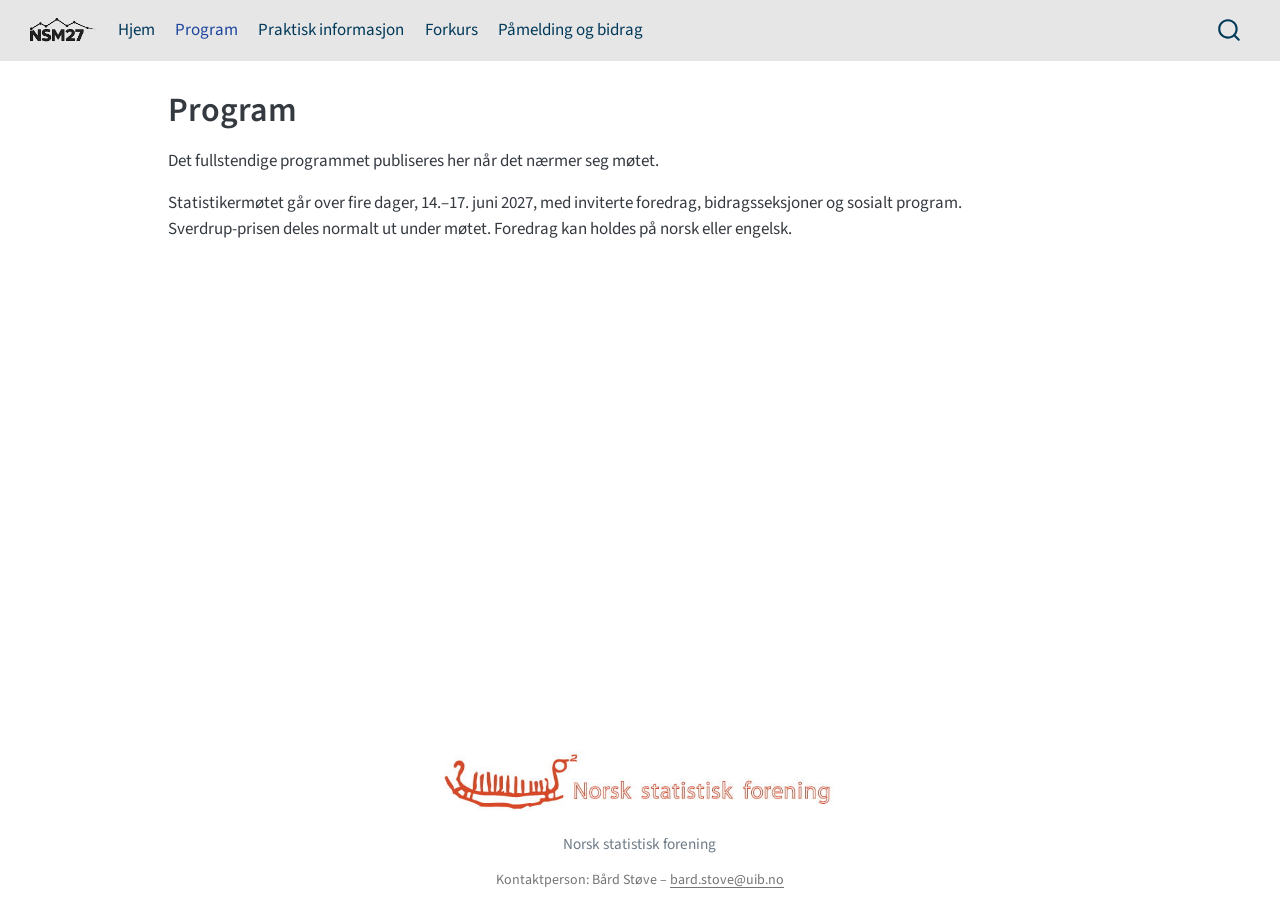
<file: docs 2/program.html>
<!DOCTYPE html>
<html xmlns="http://www.w3.org/1999/xhtml" lang="nb" xml:lang="nb"><head>

<meta charset="utf-8">
<meta name="generator" content="quarto-1.11.9">

<meta name="viewport" content="width=device-width, initial-scale=1.0, user-scalable=yes">


<title>Program – NSM27</title>
<style>
/* Default styles provided by pandoc.
** See https://pandoc.org/MANUAL.html#variables-for-html for config info.
*/
span.smallcaps{font-variant: small-caps;}
div.columns{display: flex; gap: 1.5em;}
div.column{flex: auto;}
@media screen {
div.columns{gap: min(4vw, 1.5em);}
div.column{overflow-x: auto;}
}
div.hanging-indent{margin-left: 1.5em; text-indent: -1.5em;}
ul.task-list{list-style: none;}
ul.task-list li input[type="checkbox"] {
  width: 0.8em;
  margin: 0 0.8em 0.2em -1em; /* quarto-specific, see https://github.com/quarto-dev/quarto-cli/issues/4556 */ 
  vertical-align: middle;
}
</style>


<script src="site_libs/quarto-nav/quarto-nav.js"></script>
<script src="site_libs/quarto-nav/headroom.min.js"></script>
<script src="site_libs/clipboard/clipboard.min.js"></script>
<script src="site_libs/quarto-search/autocomplete.umd.js"></script>
<script src="site_libs/quarto-search/fuse.min.js"></script>
<script src="site_libs/quarto-search/quarto-search.js"></script>
<meta name="quarto:offset" content="./">
<link href="./images/nsm27.png" rel="icon" type="image/png">
<script src="site_libs/quarto-html/quarto.js" type="module"></script>
<script src="site_libs/quarto-html/tabsets/tabsets.js" type="module"></script>
<script src="site_libs/quarto-html/scrollable-regions/scrollable-regions.js" type="module"></script>
<script src="site_libs/quarto-html/popper.min.js"></script>
<script src="site_libs/quarto-html/tippy.umd.min.js"></script>
<script src="site_libs/quarto-html/anchor.min.js"></script>
<link href="site_libs/quarto-html/tippy.css" rel="stylesheet">
<link href="site_libs/quarto-html/quarto-syntax-highlighting-63b5708e65d6cd79cd7618c58d0c21e7.css" rel="stylesheet" id="quarto-text-highlighting-styles">
<script src="site_libs/bootstrap/bootstrap.min.js"></script>
<link href="site_libs/bootstrap/bootstrap-icons.css" rel="stylesheet">
<link href="site_libs/bootstrap/bootstrap-44c6f05203b3b8b304439d93b7720b73.min.css" rel="stylesheet" append-hash="true" id="quarto-bootstrap" data-mode="light">
<script id="quarto-search-options" type="application/json">{
  "location": "navbar",
  "copy-button": false,
  "collapse-after": 3,
  "panel-placement": "end",
  "type": "overlay",
  "limit": 50,
  "keyboard-shortcut": [
    "f",
    "/",
    "s"
  ],
  "show-item-context": false,
  "language": {
    "search-no-results-text": "Ingen resultater",
    "search-matching-documents-text": "Samsvarende dokumenter",
    "search-copy-link-title": "Kopier link for å søke",
    "search-hide-matches-text": "Skjul ytterlige resultater",
    "search-more-match-text": "annet resultat i dette dokumentet",
    "search-more-matches-text": "andre resultater i dette dokumentet",
    "search-clear-button-title": "Tøm",
    "search-text-placeholder": "",
    "search-detached-cancel-button-title": "Avbryt",
    "search-submit-button-title": "Send inn",
    "search-label": "Søk"
  }
}</script>


</head>

<body class="nav-fixed quarto-light"><a id="quarto-skip-link" class="visually-hidden-focusable" href="#quarto-document-content">Skip to main content</a>

<div id="quarto-search-results"></div>
  <header id="quarto-header" class="headroom fixed-top">
    <nav class="navbar navbar-expand-lg " data-bs-theme="dark" aria-label="Nettsted">
      <div class="navbar-container container-fluid">
      <div class="navbar-brand-container mx-auto">
    <a href="./index.html" class="navbar-brand navbar-brand-logo">
    <img src="./images/nsm27.png" alt="" class="navbar-logo light-content">
    <img src="./images/nsm27.png" alt="" class="navbar-logo dark-content">
    </a>
  </div>
          <button class="navbar-toggler" type="button" data-bs-toggle="collapse" data-bs-target="#navbarCollapse" aria-controls="navbarCollapse" aria-expanded="false" aria-label="Slå på navigering" onclick="if (window.quartoToggleHeadroom) { window.quartoToggleHeadroom(); }">
  <span class="navbar-toggler-icon"></span>
</button>
          <div class="collapse navbar-collapse" id="navbarCollapse">
            <ul class="navbar-nav navbar-nav-scroll me-auto">
  <li class="nav-item">
    <a class="nav-link" href="./index.html"> 
<span class="menu-text">Hjem</span></a>
  </li>  
  <li class="nav-item">
    <a class="nav-link active" href="./program.html" aria-current="page"> 
<span class="menu-text">Program</span></a>
  </li>  
  <li class="nav-item">
    <a class="nav-link" href="./praktisk_info.html"> 
<span class="menu-text">Praktisk informasjon</span></a>
  </li>  
  <li class="nav-item">
    <a class="nav-link" href="./forkurs.html"> 
<span class="menu-text">Forkurs</span></a>
  </li>  
  <li class="nav-item">
    <a class="nav-link" href="./paamelding.html"> 
<span class="menu-text">Påmelding og bidrag</span></a>
  </li>  
</ul>
          </div> <!-- /navcollapse -->
            <div class="quarto-navbar-tools">
</div>
            <div id="quarto-search" class="" title="Søk"></div>
      </div> <!-- /container-fluid -->
    </nav>
</header>
<!-- content -->
<div id="quarto-content" class="quarto-container page-columns page-rows-contents page-layout-article page-navbar">
<!-- sidebar -->
<!-- margin-sidebar -->
    <div id="quarto-margin-sidebar" class="sidebar margin-sidebar zindex-bottom">
        
    </div>
<!-- main -->
<main class="content" id="quarto-document-content" tabindex="-1">

<header id="title-block-header" class="quarto-title-block default">
<div class="quarto-title">
<h1 class="title">Program</h1>
</div>



<div class="quarto-title-meta">

    
  
    
  </div>
  


</header>


<p>Det fullstendige programmet publiseres her når det nærmer seg møtet.</p>
<p>Statistikermøtet går over fire dager, 14.–17. juni 2027, med inviterte foredrag, bidragsseksjoner og sosialt program. Sverdrup-prisen deles normalt ut under møtet. Foredrag kan holdes på norsk eller engelsk.</p>



</main> <!-- /main -->
<script id="quarto-html-after-body" type="application/javascript">
  window.document.addEventListener("DOMContentLoaded", function (event) {
    const icon = "";
    const anchorJS = new window.AnchorJS();
    anchorJS.options = {
      placement: 'right',
      icon: icon
    };
    anchorJS.add('.anchored');
    const isCodeAnnotation = (el) => {
      for (const clz of el.classList) {
        if (clz.startsWith('code-annotation-')) {                     
          return true;
        }
      }
      return false;
    }
    const onCopySuccess = function(e) {
      // button target
      const button = e.trigger;
      // don't keep focus
      button.blur();
      // flash "checked"
      button.classList.add('code-copy-button-checked');
      var currentTitle = button.getAttribute("title");
      button.setAttribute("title", "Kopiert!");
      let tooltip;
      if (window.bootstrap) {
        button.setAttribute("data-bs-toggle", "tooltip");
        button.setAttribute("data-bs-placement", "left");
        button.setAttribute("data-bs-title", "Kopiert!");
        tooltip = new bootstrap.Tooltip(button, 
          { trigger: "manual", 
            customClass: "code-copy-button-tooltip",
            offset: [0, -8]});
        tooltip.show();    
      }
      setTimeout(function() {
        if (tooltip) {
          tooltip.hide();
          button.removeAttribute("data-bs-title");
          button.removeAttribute("data-bs-toggle");
          button.removeAttribute("data-bs-placement");
        }
        button.setAttribute("title", currentTitle);
        button.classList.remove('code-copy-button-checked');
      }, 1000);
      // clear code selection
      e.clearSelection();
    }
    const getTextToCopy = function(trigger) {
      const outerScaffold = trigger.parentElement.cloneNode(true);
      const codeEl = outerScaffold.querySelector('code');
      for (const childEl of codeEl.children) {
        if (isCodeAnnotation(childEl)) {
          childEl.remove();
        }
      }
      return codeEl.innerText;
    }
    const clipboard = new window.ClipboardJS('.code-copy-button:not([data-in-quarto-modal])', {
      text: getTextToCopy
    });
    clipboard.on('success', onCopySuccess);
    if (window.document.getElementById('quarto-embedded-source-code-modal')) {
      const clipboardModal = new window.ClipboardJS('.code-copy-button[data-in-quarto-modal]', {
        text: getTextToCopy,
        container: window.document.getElementById('quarto-embedded-source-code-modal')
      });
      clipboardModal.on('success', onCopySuccess);
    }
      var localhostRegex = new RegExp(/^(?:http|https):\/\/localhost\:?[0-9]*\//);
      var mailtoRegex = new RegExp(/^mailto:/);
        var filterRegex = new RegExp('/' + window.location.host + '/');
      var isInternal = (href) => {
          return filterRegex.test(href) || localhostRegex.test(href) || mailtoRegex.test(href);
      }
      // Inspect non-navigation links and adorn them if external
      window.quartoDecorateExternalLinks = function (root) {
     var links = (root || window.document).querySelectorAll('a[href]:not(.nav-link):not(.navbar-brand):not(.toc-action):not(.sidebar-link):not(.sidebar-item-toggle):not(.pagination-link):not(.no-external):not([aria-hidden]):not(.dropdown-item):not(.quarto-navigation-tool):not(.about-link)');
      for (var i=0; i<links.length; i++) {
        const link = links[i];
        if (!isInternal(link.href)) {
          // undo the damage that might have been done by quarto-nav.js in the case of
          // links that we want to consider external
          if (link.dataset.originalHref !== undefined) {
            link.href = link.dataset.originalHref;
          }
          if (!link.classList.contains('no-external-icon')) {
          }
        }
      }
      };
      window.quartoDecorateExternalLinks(window.document);
    // Esc closes the popup (WCAG 1.4.13) and focus leaving both trigger and
    // popup closes it (WCAG 2.4.11); tippy handles neither for interactive popups.
    const hideOnEscAndFocusOut = {
      name: 'hideOnEscAndFocusOut',
      defaultValue: true,
      fn(instance) {
        const dismiss = () => {
          // A show scheduled by the trigger delay would otherwise reopen it
          instance.clearDelayTimeouts();
          instance.hide();
        };
        const onKeyDown = (event) => {
          if (event.key !== 'Escape') {
            return;
          }
          // Keep Esc from also reaching page handlers (e.g. reveal.js overview),
          // except an open reveal.js slide menu, which Esc should close too.
          // The menu handles keys only when its keyboard option is on.
          const menuHandlesEsc = window.Reveal?.getPlugin?.('menu')?.isOpen() &&
            window.Reveal.getConfig().menu?.keyboard !== false;
          if (!menuHandlesEsc) {
            event.stopPropagation();
          }
          if (instance.popper.contains(window.document.activeElement)) {
            // Disabled while refocusing so the focus trigger does not reopen it
            instance.disable();
            instance.reference.focus();
            instance.enable();
          }
          dismiss();
        };
        const onFocusOut = (event) => {
          const target = event.relatedTarget;
          if (target && !instance.reference.contains(target) &&
              !instance.popper.contains(target)) {
            dismiss();
          }
        };
        // On the trigger too: a click trigger (code-annotations: select) has no
        // blur handling. Attached for the instance's lifetime so leaving the
        // trigger also cancels a show still pending on the trigger delay.
        instance.reference.addEventListener('focusout', onFocusOut);
        return {
          onShow() {
            window.document.addEventListener('keydown', onKeyDown, true);
            instance.popper.addEventListener('focusout', onFocusOut);
          },
          onHide() {
            window.document.removeEventListener('keydown', onKeyDown, true);
            instance.popper.removeEventListener('focusout', onFocusOut);
          },
          onDestroy() {
            instance.reference.removeEventListener('focusout', onFocusOut);
          },
        };
      },
    };
    function tippyHover(el, contentFn, onTriggerFn, onUntriggerFn) {
      const config = {
        allowHTML: true,
        maxWidth: 500,
        delay: 100,
        arrow: false,
        appendTo: function(el) {
            return el.parentElement;
        },
        interactive: true,
        interactiveBorder: 10,
        theme: 'quarto',
        placement: 'bottom-start',
        plugins: [hideOnEscAndFocusOut],
      };
      if (contentFn) {
        config.content = contentFn;
      }
      if (onTriggerFn) {
        config.onTrigger = onTriggerFn;
      }
      if (onUntriggerFn) {
        config.onUntrigger = onUntriggerFn;
      }
      window.tippy(el, config); 
    }
    const noterefs = window.document.querySelectorAll('a[role="doc-noteref"]');
    for (var i=0; i<noterefs.length; i++) {
      const ref = noterefs[i];
      tippyHover(ref, function() {
        // use id or data attribute instead here
        let href = ref.getAttribute('data-footnote-href') || ref.getAttribute('href');
        try { href = new URL(href).hash; } catch {}
        const id = href.replace(/^#\/?/, "");
        const note = window.document.getElementById(id);
        if (note) {
          return note.innerHTML;
        } else {
          return "";
        }
      });
    }
    const xrefs = window.document.querySelectorAll('a.quarto-xref');
    const processXRef = (id, note) => {
      // Strip column container classes
      const stripColumnClz = (el) => {
        el.classList.remove("page-full", "page-columns");
        if (el.children) {
          for (const child of el.children) {
            stripColumnClz(child);
          }
        }
      }
      stripColumnClz(note)
      if (id === null || id.startsWith('sec-')) {
        // Special case sections, only their first couple elements
        const container = document.createElement("div");
        if (note.children && note.children.length > 2) {
          container.appendChild(note.children[0].cloneNode(true));
          for (let i = 1; i < note.children.length; i++) {
            const child = note.children[i];
            if (child.tagName === "P" && child.innerText === "") {
              continue;
            } else {
              container.appendChild(child.cloneNode(true));
              break;
            }
          }
          if (window.Quarto?.typesetMath) {
            window.Quarto.typesetMath(container);
          }
          return container.innerHTML
        } else {
          if (window.Quarto?.typesetMath) {
            window.Quarto.typesetMath(note);
          }
          return note.innerHTML;
        }
      } else {
        // Remove any anchor links if they are present
        const anchorLink = note.querySelector('a.anchorjs-link');
        if (anchorLink) {
          anchorLink.remove();
        }
        if (window.Quarto?.typesetMath) {
          window.Quarto.typesetMath(note);
        }
        if (note.classList.contains("callout")) {
          return note.outerHTML;
        } else {
          return note.innerHTML;
        }
      }
    }
    for (var i=0; i<xrefs.length; i++) {
      const xref = xrefs[i];
      tippyHover(xref, undefined, function(instance) {
        instance.disable();
        let url = xref.getAttribute('href');
        let hash = undefined; 
        if (url.startsWith('#')) {
          hash = url;
        } else {
          try { hash = new URL(url).hash; } catch {}
        }
        if (hash) {
          const id = hash.replace(/^#\/?/, "");
          const note = window.document.getElementById(id);
          if (note !== null) {
            try {
              const html = processXRef(id, note.cloneNode(true));
              instance.setContent(html);
            } finally {
              instance.enable();
              instance.show();
            }
          } else {
            // See if we can fetch this
            fetch(url.split('#')[0])
            .then(res => res.text())
            .then(html => {
              const parser = new DOMParser();
              const htmlDoc = parser.parseFromString(html, "text/html");
              const note = htmlDoc.getElementById(id);
              if (note !== null) {
                const html = processXRef(id, note);
                instance.setContent(html);
              } 
            }).finally(() => {
              instance.enable();
              instance.show();
            });
          }
        } else {
          // See if we can fetch a full url (with no hash to target)
          // This is a special case and we should probably do some content thinning / targeting
          fetch(url)
          .then(res => res.text())
          .then(html => {
            const parser = new DOMParser();
            const htmlDoc = parser.parseFromString(html, "text/html");
            const note = htmlDoc.querySelector('main.content');
            if (note !== null) {
              // This should only happen for chapter cross references
              // (since there is no id in the URL)
              // remove the first header
              if (note.children.length > 0 && note.children[0].tagName === "HEADER") {
                note.children[0].remove();
              }
              const html = processXRef(null, note);
              instance.setContent(html);
            } 
          }).finally(() => {
            instance.enable();
            instance.show();
          });
        }
      }, function(instance) {
      });
    }
        let selectedAnnoteEl;
        const selectorForAnnotation = ( cell, annotation) => {
          let cellAttr = 'data-code-cell="' + cell + '"';
          let lineAttr = 'data-code-annotation="' +  annotation + '"';
          const selector = 'span[' + cellAttr + '][' + lineAttr + ']';
          return selector;
        }
        const selectCodeLines = (annoteEl) => {
          const doc = window.document;
          const targetCell = annoteEl.getAttribute("data-target-cell");
          const targetAnnotation = annoteEl.getAttribute("data-target-annotation");
          const annoteSpan = window.document.querySelector(selectorForAnnotation(targetCell, targetAnnotation));
          const lines = annoteSpan.getAttribute("data-code-lines").split(",");
          const lineIds = lines.map((line) => {
            return targetCell + "-" + line;
          })
          // Each band is positioned against its own containing block, which is
          // not the offsetParent of the lines, so place it from client rects.
          const placeBand = (band, firstEl, lastEl, codeBlock) => {
            const container = band.offsetParent;
            if (container === null) {
              return;
            }
            const containerRect = container.getBoundingClientRect();
            // Reveal.js scales slides with a transform, so convert client
            // pixels back to the CSS pixels of the container.
            const scale = containerRect.height / container.offsetHeight || 1;
            const firstRect = firstEl.getBoundingClientRect();
            const lastRect = lastEl.getBoundingClientRect();
            const top = (firstRect.top - containerRect.top) / scale - container.clientTop + container.scrollTop;
            const height = (lastRect.bottom - firstRect.top) / scale;
            band.style.top = top - 2 + "px";
            band.style.height = height + 4 + "px";
            if (codeBlock) {
              // Without the copy button wrapper, the containing block is wider
              // than the code block, so span the code block explicitly.
              const blockRect = codeBlock.getBoundingClientRect();
              band.style.left = (blockRect.left - containerRect.left) / scale - container.clientLeft + container.scrollLeft + "px";
              band.style.width = blockRect.width / scale + "px";
            }
          };
          if (lineIds.length > 0) {
            const el = window.document.getElementById(lineIds[0]);
            const lastEl = window.document.getElementById(lineIds[lineIds.length - 1]);
            const parent = el.parentElement.parentElement;
            // cook up a div (if necessary) and position it
            let div = window.document.getElementById("code-annotation-line-highlight");
            if (div === null) {
              div = window.document.createElement("div");
              div.setAttribute("id", "code-annotation-line-highlight");
              div.style.position = 'absolute';
              parent.appendChild(div);
            }
            placeBand(div, el, lastEl, parent.closest("div.sourceCode") || parent);
            let gutterDiv = window.document.getElementById("code-annotation-line-highlight-gutter");
            if (gutterDiv === null) {
              gutterDiv = window.document.createElement("div");
              gutterDiv.setAttribute("id", "code-annotation-line-highlight-gutter");
              gutterDiv.style.position = 'absolute';
              const codeCell = window.document.getElementById(targetCell);
              const gutter = codeCell.querySelector('.code-annotation-gutter');
              gutter.appendChild(gutterDiv);
            }
            placeBand(gutterDiv, el, lastEl);
            selectedAnnoteEl = annoteEl;
          }
        };
        const unselectCodeLines = () => {
          const elementsIds = ["code-annotation-line-highlight", "code-annotation-line-highlight-gutter"];
          elementsIds.forEach((elId) => {
            const div = window.document.getElementById(elId);
            if (div) {
              div.remove();
            }
          });
          selectedAnnoteEl = undefined;
        };
          // Handle positioning of the toggle
      window.addEventListener(
        "resize",
        throttle(() => {
          elRect = undefined;
          if (selectedAnnoteEl) {
            selectCodeLines(selectedAnnoteEl);
          }
        }, 10)
      );
      function throttle(fn, ms) {
      let throttle = false;
      let timer;
        return (...args) => {
          if(!throttle) { // first call gets through
              fn.apply(this, args);
              throttle = true;
          } else { // all the others get throttled
              if(timer) clearTimeout(timer); // cancel #2
              timer = setTimeout(() => {
                fn.apply(this, args);
                timer = throttle = false;
              }, ms);
          }
        };
      }
        // Attach click handler to the DT
        const annoteDls = window.document.querySelectorAll('dt[data-target-cell]');
        for (const annoteDlNode of annoteDls) {
          annoteDlNode.addEventListener('click', (event) => {
            const clickedEl = event.target;
            if (clickedEl !== selectedAnnoteEl) {
              unselectCodeLines();
              const activeEl = window.document.querySelector('dt[data-target-cell].code-annotation-active');
              if (activeEl) {
                activeEl.classList.remove('code-annotation-active');
              }
              selectCodeLines(clickedEl);
              clickedEl.classList.add('code-annotation-active');
            } else {
              // Unselect the line
              unselectCodeLines();
              clickedEl.classList.remove('code-annotation-active');
            }
          });
        }
    const findCites = (el) => {
      const parentEl = el.parentElement;
      if (parentEl) {
        const cites = parentEl.dataset.cites;
        if (cites) {
          return {
            el,
            cites: cites.split(' ')
          };
        } else {
          return findCites(el.parentElement)
        }
      } else {
        return undefined;
      }
    };
    var bibliorefs = window.document.querySelectorAll('a[role="doc-biblioref"]');
    for (var i=0; i<bibliorefs.length; i++) {
      const ref = bibliorefs[i];
      const citeInfo = findCites(ref);
      if (citeInfo) {
        tippyHover(citeInfo.el, function() {
          var popup = window.document.createElement('div');
          citeInfo.cites.forEach(function(cite) {
            var citeDiv = window.document.createElement('div');
            citeDiv.classList.add('hanging-indent');
            citeDiv.classList.add('csl-entry');
            var biblioDiv = window.document.getElementById('ref-' + cite);
            if (biblioDiv) {
              citeDiv.innerHTML = biblioDiv.innerHTML;
            }
            popup.appendChild(citeDiv);
          });
          return popup.innerHTML;
        });
      }
    }
  });
  </script>
  <script type="application/javascript">
  window.quartoScrollableRegionsLabels = {"code":"Rullbar kode","output":"Rullbare utdata"};
  </script>
</div> <!-- /content -->
<footer class="footer">
  <div class="nav-footer">
    <div class="nav-footer-left">
      &nbsp;
    </div>   
    <div class="nav-footer-center">
<div class="quarto-figure quarto-figure-center">
<figure class="figure">
<p><img src="images/nsf_logo.png" height="80" class="figure-img"></p>
<figcaption>Norsk statistisk forening</figcaption>
</figure>
</div>
<p>Kontaktperson: Bård Støve – <a href="mailto:bard.stove@uib.no">bard.stove@uib.no</a></p>
</div>
    <div class="nav-footer-right">
      &nbsp;
    </div>
  </div>
</footer>




</body></html>
</file>
<file: docs 2/site_libs/quarto-html/tippy.css>
.tippy-box[data-animation=fade][data-state=hidden]{opacity:0}[data-tippy-root]{max-width:calc(100vw - 10px)}.tippy-box{position:relative;background-color:#333;color:#fff;border-radius:4px;font-size:14px;line-height:1.4;white-space:normal;outline:0;transition-property:transform,visibility,opacity}.tippy-box[data-placement^=top]>.tippy-arrow{bottom:0}.tippy-box[data-placement^=top]>.tippy-arrow:before{bottom:-7px;left:0;border-width:8px 8px 0;border-top-color:initial;transform-origin:center top}.tippy-box[data-placement^=bottom]>.tippy-arrow{top:0}.tippy-box[data-placement^=bottom]>.tippy-arrow:before{top:-7px;left:0;border-width:0 8px 8px;border-bottom-color:initial;transform-origin:center bottom}.tippy-box[data-placement^=left]>.tippy-arrow{right:0}.tippy-box[data-placement^=left]>.tippy-arrow:before{border-width:8px 0 8px 8px;border-left-color:initial;right:-7px;transform-origin:center left}.tippy-box[data-placement^=right]>.tippy-arrow{left:0}.tippy-box[data-placement^=right]>.tippy-arrow:before{left:-7px;border-width:8px 8px 8px 0;border-right-color:initial;transform-origin:center right}.tippy-box[data-inertia][data-state=visible]{transition-timing-function:cubic-bezier(.54,1.5,.38,1.11)}.tippy-arrow{width:16px;height:16px;color:#333}.tippy-arrow:before{content:"";position:absolute;border-color:transparent;border-style:solid}.tippy-content{position:relative;padding:5px 9px;z-index:1}
</file>
<file: docs 2/site_libs/quarto-html/quarto-syntax-highlighting-63b5708e65d6cd79cd7618c58d0c21e7.css>
/* quarto syntax highlight colors */
:root {
  --quarto-hl-ot-color: #003B4F;
  --quarto-hl-at-color: #657422;
  --quarto-hl-ss-color: #20794D;
  --quarto-hl-an-color: #5E5E5E;
  --quarto-hl-fu-color: #4758AB;
  --quarto-hl-st-color: #20794D;
  --quarto-hl-cf-color: #003B4F;
  --quarto-hl-op-color: #5E5E5E;
  --quarto-hl-er-color: #AD0000;
  --quarto-hl-bn-color: #AD0000;
  --quarto-hl-al-color: #AD0000;
  --quarto-hl-va-color: #111111;
  --quarto-hl-bu-color: inherit;
  --quarto-hl-ex-color: inherit;
  --quarto-hl-pp-color: #AD0000;
  --quarto-hl-in-color: #5E5E5E;
  --quarto-hl-vs-color: #20794D;
  --quarto-hl-wa-color: #5E5E5E;
  --quarto-hl-do-color: #5E5E5E;
  --quarto-hl-im-color: #00769E;
  --quarto-hl-ch-color: #20794D;
  --quarto-hl-dt-color: #AD0000;
  --quarto-hl-fl-color: #AD0000;
  --quarto-hl-co-color: #5E5E5E;
  --quarto-hl-cv-color: #5E5E5E;
  --quarto-hl-cn-color: #8f5902;
  --quarto-hl-sc-color: #5E5E5E;
  --quarto-hl-dv-color: #AD0000;
  --quarto-hl-kw-color: #003B4F;
}

/* other quarto variables */
:root {
  --quarto-font-monospace: SFMono-Regular, Menlo, Monaco, Consolas, "Liberation Mono", "Courier New", monospace;
}

/* syntax highlight based on Pandoc's rules */
pre > code.sourceCode > span {
  color: #003B4F;
}

code.sourceCode > span {
  color: #003B4F;
}

div.sourceCode,
div.sourceCode pre.sourceCode {
  color: #003B4F;
}

/* Normal */
code span {
  color: #003B4F;
}

/* Alert */
code span.al {
  color: #AD0000;
  font-style: inherit;
}

/* Annotation */
code span.an {
  color: #5E5E5E;
  font-style: inherit;
}

/* Attribute */
code span.at {
  color: #657422;
  font-style: inherit;
}

/* BaseN */
code span.bn {
  color: #AD0000;
  font-style: inherit;
}

/* BuiltIn */
code span.bu {
  font-style: inherit;
}

/* ControlFlow */
code span.cf {
  color: #003B4F;
  font-weight: bold;
  font-style: inherit;
}

/* Char */
code span.ch {
  color: #20794D;
  font-style: inherit;
}

/* Constant */
code span.cn {
  color: #8f5902;
  font-style: inherit;
}

/* Comment */
code span.co {
  color: #5E5E5E;
  font-style: inherit;
}

/* CommentVar */
code span.cv {
  color: #5E5E5E;
  font-style: italic;
}

/* Documentation */
code span.do {
  color: #5E5E5E;
  font-style: italic;
}

/* DataType */
code span.dt {
  color: #AD0000;
  font-style: inherit;
}

/* DecVal */
code span.dv {
  color: #AD0000;
  font-style: inherit;
}

/* Error */
code span.er {
  color: #AD0000;
  font-style: inherit;
}

/* Extension */
code span.ex {
  font-style: inherit;
}

/* Float */
code span.fl {
  color: #AD0000;
  font-style: inherit;
}

/* Function */
code span.fu {
  color: #4758AB;
  font-style: inherit;
}

/* Import */
code span.im {
  color: #00769E;
  font-style: inherit;
}

/* Information */
code span.in {
  color: #5E5E5E;
  font-style: inherit;
}

/* Keyword */
code span.kw {
  color: #003B4F;
  font-weight: bold;
  font-style: inherit;
}

/* Operator */
code span.op {
  color: #5E5E5E;
  font-style: inherit;
}

/* Other */
code span.ot {
  color: #003B4F;
  font-style: inherit;
}

/* Preprocessor */
code span.pp {
  color: #AD0000;
  font-style: inherit;
}

/* SpecialChar */
code span.sc {
  color: #5E5E5E;
  font-style: inherit;
}

/* SpecialString */
code span.ss {
  color: #20794D;
  font-style: inherit;
}

/* String */
code span.st {
  color: #20794D;
  font-style: inherit;
}

/* Variable */
code span.va {
  color: #111111;
  font-style: inherit;
}

/* VerbatimString */
code span.vs {
  color: #20794D;
  font-style: inherit;
}

/* Warning */
code span.wa {
  color: #5E5E5E;
  font-style: italic;
}

.prevent-inlining {
  content: "</";
}

/*# sourceMappingURL=054cc16b9e9817627be6994582d2ffb5.css.map */
</file>
<file: docs/site_libs/quarto-html/tippy.css>
.tippy-box[data-animation=fade][data-state=hidden]{opacity:0}[data-tippy-root]{max-width:calc(100vw - 10px)}.tippy-box{position:relative;background-color:#333;color:#fff;border-radius:4px;font-size:14px;line-height:1.4;white-space:normal;outline:0;transition-property:transform,visibility,opacity}.tippy-box[data-placement^=top]>.tippy-arrow{bottom:0}.tippy-box[data-placement^=top]>.tippy-arrow:before{bottom:-7px;left:0;border-width:8px 8px 0;border-top-color:initial;transform-origin:center top}.tippy-box[data-placement^=bottom]>.tippy-arrow{top:0}.tippy-box[data-placement^=bottom]>.tippy-arrow:before{top:-7px;left:0;border-width:0 8px 8px;border-bottom-color:initial;transform-origin:center bottom}.tippy-box[data-placement^=left]>.tippy-arrow{right:0}.tippy-box[data-placement^=left]>.tippy-arrow:before{border-width:8px 0 8px 8px;border-left-color:initial;right:-7px;transform-origin:center left}.tippy-box[data-placement^=right]>.tippy-arrow{left:0}.tippy-box[data-placement^=right]>.tippy-arrow:before{left:-7px;border-width:8px 8px 8px 0;border-right-color:initial;transform-origin:center right}.tippy-box[data-inertia][data-state=visible]{transition-timing-function:cubic-bezier(.54,1.5,.38,1.11)}.tippy-arrow{width:16px;height:16px;color:#333}.tippy-arrow:before{content:"";position:absolute;border-color:transparent;border-style:solid}.tippy-content{position:relative;padding:5px 9px;z-index:1}
</file>
<file: docs/site_libs/quarto-html/quarto-syntax-highlighting-63b5708e65d6cd79cd7618c58d0c21e7.css>
/* quarto syntax highlight colors */
:root {
  --quarto-hl-ot-color: #003B4F;
  --quarto-hl-at-color: #657422;
  --quarto-hl-ss-color: #20794D;
  --quarto-hl-an-color: #5E5E5E;
  --quarto-hl-fu-color: #4758AB;
  --quarto-hl-st-color: #20794D;
  --quarto-hl-cf-color: #003B4F;
  --quarto-hl-op-color: #5E5E5E;
  --quarto-hl-er-color: #AD0000;
  --quarto-hl-bn-color: #AD0000;
  --quarto-hl-al-color: #AD0000;
  --quarto-hl-va-color: #111111;
  --quarto-hl-bu-color: inherit;
  --quarto-hl-ex-color: inherit;
  --quarto-hl-pp-color: #AD0000;
  --quarto-hl-in-color: #5E5E5E;
  --quarto-hl-vs-color: #20794D;
  --quarto-hl-wa-color: #5E5E5E;
  --quarto-hl-do-color: #5E5E5E;
  --quarto-hl-im-color: #00769E;
  --quarto-hl-ch-color: #20794D;
  --quarto-hl-dt-color: #AD0000;
  --quarto-hl-fl-color: #AD0000;
  --quarto-hl-co-color: #5E5E5E;
  --quarto-hl-cv-color: #5E5E5E;
  --quarto-hl-cn-color: #8f5902;
  --quarto-hl-sc-color: #5E5E5E;
  --quarto-hl-dv-color: #AD0000;
  --quarto-hl-kw-color: #003B4F;
}

/* other quarto variables */
:root {
  --quarto-font-monospace: SFMono-Regular, Menlo, Monaco, Consolas, "Liberation Mono", "Courier New", monospace;
}

/* syntax highlight based on Pandoc's rules */
pre > code.sourceCode > span {
  color: #003B4F;
}

code.sourceCode > span {
  color: #003B4F;
}

div.sourceCode,
div.sourceCode pre.sourceCode {
  color: #003B4F;
}

/* Normal */
code span {
  color: #003B4F;
}

/* Alert */
code span.al {
  color: #AD0000;
  font-style: inherit;
}

/* Annotation */
code span.an {
  color: #5E5E5E;
  font-style: inherit;
}

/* Attribute */
code span.at {
  color: #657422;
  font-style: inherit;
}

/* BaseN */
code span.bn {
  color: #AD0000;
  font-style: inherit;
}

/* BuiltIn */
code span.bu {
  font-style: inherit;
}

/* ControlFlow */
code span.cf {
  color: #003B4F;
  font-weight: bold;
  font-style: inherit;
}

/* Char */
code span.ch {
  color: #20794D;
  font-style: inherit;
}

/* Constant */
code span.cn {
  color: #8f5902;
  font-style: inherit;
}

/* Comment */
code span.co {
  color: #5E5E5E;
  font-style: inherit;
}

/* CommentVar */
code span.cv {
  color: #5E5E5E;
  font-style: italic;
}

/* Documentation */
code span.do {
  color: #5E5E5E;
  font-style: italic;
}

/* DataType */
code span.dt {
  color: #AD0000;
  font-style: inherit;
}

/* DecVal */
code span.dv {
  color: #AD0000;
  font-style: inherit;
}

/* Error */
code span.er {
  color: #AD0000;
  font-style: inherit;
}

/* Extension */
code span.ex {
  font-style: inherit;
}

/* Float */
code span.fl {
  color: #AD0000;
  font-style: inherit;
}

/* Function */
code span.fu {
  color: #4758AB;
  font-style: inherit;
}

/* Import */
code span.im {
  color: #00769E;
  font-style: inherit;
}

/* Information */
code span.in {
  color: #5E5E5E;
  font-style: inherit;
}

/* Keyword */
code span.kw {
  color: #003B4F;
  font-weight: bold;
  font-style: inherit;
}

/* Operator */
code span.op {
  color: #5E5E5E;
  font-style: inherit;
}

/* Other */
code span.ot {
  color: #003B4F;
  font-style: inherit;
}

/* Preprocessor */
code span.pp {
  color: #AD0000;
  font-style: inherit;
}

/* SpecialChar */
code span.sc {
  color: #5E5E5E;
  font-style: inherit;
}

/* SpecialString */
code span.ss {
  color: #20794D;
  font-style: inherit;
}

/* String */
code span.st {
  color: #20794D;
  font-style: inherit;
}

/* Variable */
code span.va {
  color: #111111;
  font-style: inherit;
}

/* VerbatimString */
code span.vs {
  color: #20794D;
  font-style: inherit;
}

/* Warning */
code span.wa {
  color: #5E5E5E;
  font-style: italic;
}

.prevent-inlining {
  content: "</";
}

/*# sourceMappingURL=054cc16b9e9817627be6994582d2ffb5.css.map */
</file>
